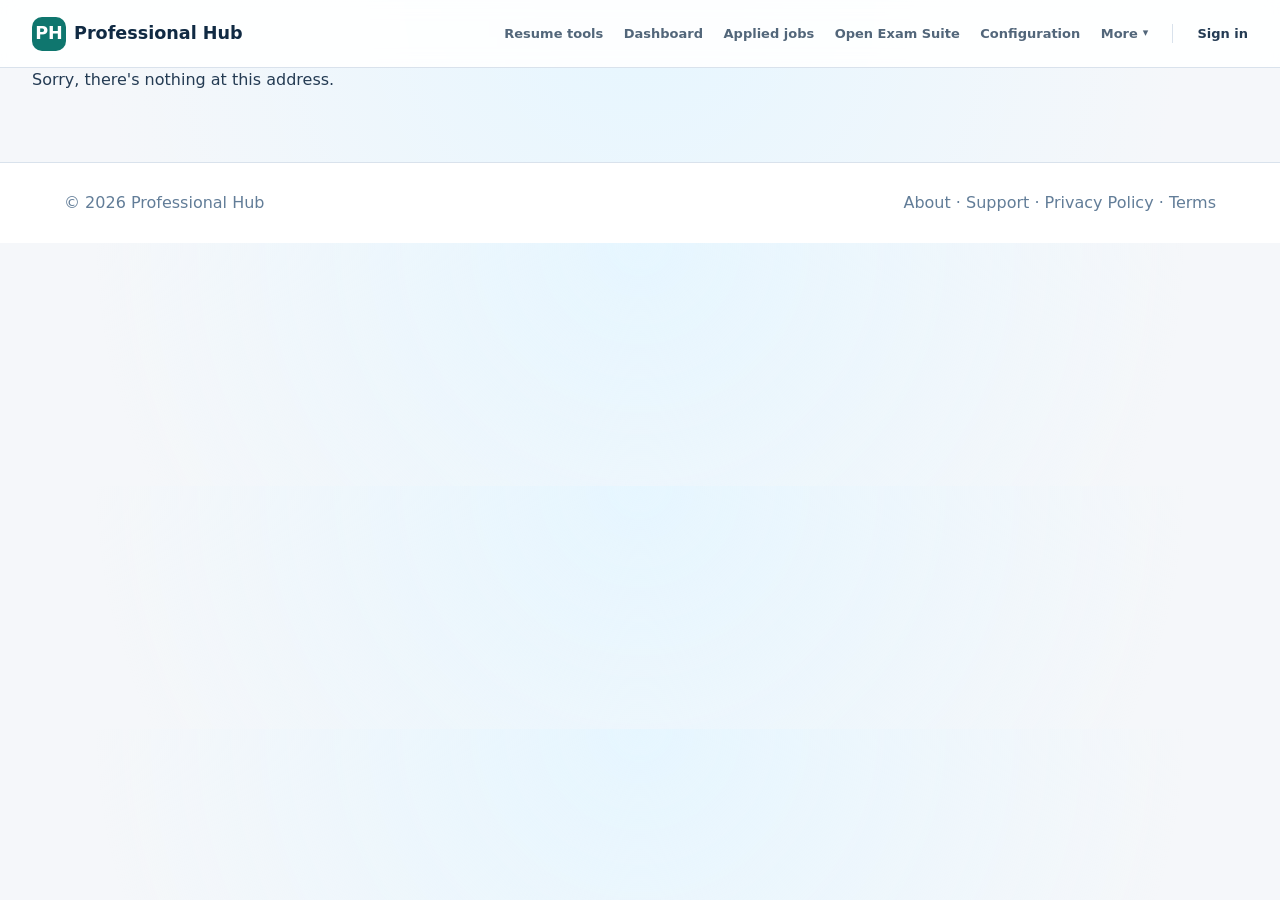
<file: index.html>
<!DOCTYPE html>
<html lang="en">
<head>
    <meta charset="utf-8" />
    <meta name="viewport" content="width=device-width, initial-scale=1.0" />
    <base href="/" />

    <title>ATS Resume Checker and Job Match | Professional Hub</title>
    <meta name="description" content="Check ATS readability, compare a PDF or DOCX resume with a job description, and review evidence-based improvements in your browser." />
    <meta name="theme-color" content="#102a43" />
    <link rel="canonical" href="https://professionalhub.co.in/" />

    <!-- Stylesheets -->
    <link rel="stylesheet" href="https://cdn.jsdelivr.net/npm/bootstrap@5.3.3/dist/css/bootstrap.min.css" integrity="sha384-QWTKZyjpPEjISv5WaRU9OFeRpok6YctnYmDr5pNlyT2bRjXh0JMhjY6hW+ALEwIH" crossorigin="anonymous" />
    <link rel="stylesheet" href="css/app.css" />
    <link rel="stylesheet" href="css/openexam.css" />
    <link rel="manifest" href="manifest.webmanifest" />
    <link rel="apple-touch-icon" sizes="512x512" href="icon-512.png" />
</head>
<body>
    <div id="app">
        <!-- Static prerender content for SEO crawlers and ad reviewers -->
        <header class="crawler-header">
            <strong>Professional Hub</strong>
            <nav>
                <a href="/">Resume tools</a> &middot;
                <a href="/exams">Open Exam Suite</a> &middot;
                <a href="/resume-guide.html">Resume guide</a> &middot;
                <a href="/resume-format-guide.html">Resume format</a> &middot;
                <a href="/job-description-guide.html">Job descriptions</a> &middot;
                <a href="/support.html">Support</a> &middot;
                <a href="/privacy.html">Privacy Policy</a> &middot;
                <a href="/terms.html">Terms of Service</a> &middot;
                <a href="/cookie-policy.html">Cookie Policy</a> &middot;
                <a href="/disclaimer.html">Disclaimer</a>
            </nav>
        </header>

        <main class="crawler-content">
            <p class="eyebrow">Private resume analysis in your browser</p>
            <h1>Understand how well your resume works for ATS screening and a specific job</h1>
            <p>Professional Hub is a browser-based resume checker for PDF and DOCX files. It provides two different reviews: a general ATS compatibility scan and a job-description match. Resume text is parsed on the user's device. The tool explains the checks it performs instead of presenting the score as a hiring guarantee.</p>

            <h2>What the ATS compatibility scan checks</h2>
            <p>The ATS scan reviews whether common resume information can be extracted, including contact details, recognizable section headings, dates, readable text, measurable achievements, action-oriented language, repetition, sentence clarity, and skill coverage. It also reports document observations such as estimated page count, file size, font sizing, and bold usage.</p>
            <p>An ATS score is a diagnostic estimate, not a certification. Applicant tracking systems differ between employers. A high score cannot guarantee that a resume will be parsed identically by every employer or that the applicant will receive an interview.</p>

            <h2>What job matching means</h2>
            <p>Job matching compares the resume with a job description selected by the user. The browser identifies role-relevant phrases, shows supported terms, and highlights possible gaps. Common boilerplate and ordinary words should not be treated as skills. Users must only add a suggested term when it truthfully describes their experience.</p>

            <p>The matching percentage measures coverage under this tool's published rules. It is not an employer's score, and Professional Hub is not affiliated with the employers or job platforms whose public listings may be displayed.</p>

            <h2>Safe resume improvement</h2>
            <p>The correction workflow is designed to preserve facts. It must not invent employers, qualifications, skills, dates, achievements, or metrics. Suggestions that lack supporting evidence require review. Formatting changes should preserve headings and important visual hierarchy, while optional compaction should avoid silently deleting complete sections.</p>

            <h2>Privacy and Security</h2>
            <p>Uploaded resume files are processed locally and are not sent to external servers. If a user asks the app to import a public job URL or search an external job provider, the browser communicates directly with that selected third party.</p>

            <h2>Learn before using a score</h2>
            <p>Read the <a href="/resume-guide.html">resume and job-match guide</a> for score interpretation and safe tailoring examples. The <a href="/resume-format-guide.html">resume format guide</a> and <a href="/job-description-guide.html">job-description guide</a> provide practical preparation advice. You can also read <a href="/about.html">about Professional Hub</a>, the <a href="/terms.html">Terms of Use</a>, <a href="/privacy.html">Privacy Policy</a>, and <a href="/support.html">support information</a>.</p>

            <p>Loading the interactive resume analyzer&hellip;</p>
        </main>
    </div>

    <div id="blazor-error-ui">
        An unexpected error occurred. <a href="." class="reload">Reload</a><span class="dismiss">&times;</span>
    </div>

    <!-- Application Scripts -->
    <script src="js/professionalhub.js"></script>
    <script src="js/secure-store.js"></script>
    <script src="js/configuration.js"></script>
    <script src="js/ats-print.js"></script>
    <script src="_framework/blazor.webassembly.js"></script>
    <script>
        if ('serviceWorker' in navigator) {
            const isLocalDevelopment = location.hostname === 'localhost' || location.hostname === '127.0.0.1';
            if (isLocalDevelopment) {
                // The development worker intentionally has no offline behavior. Leaving it
                // registered makes Visual Studio's Edge debugger attach a worker target,
                // which can fail during Blazor WASM startup. Remove stale local registrations.
                navigator.serviceWorker.getRegistrations()
                    .then(registrations => Promise.all(registrations.map(registration => registration.unregister())))
                    .catch(() => { });
            } else {
                navigator.serviceWorker.register(new URL('service-worker.js', document.baseURI));
            }
        }
    </script>
</body>
</html>
</file>
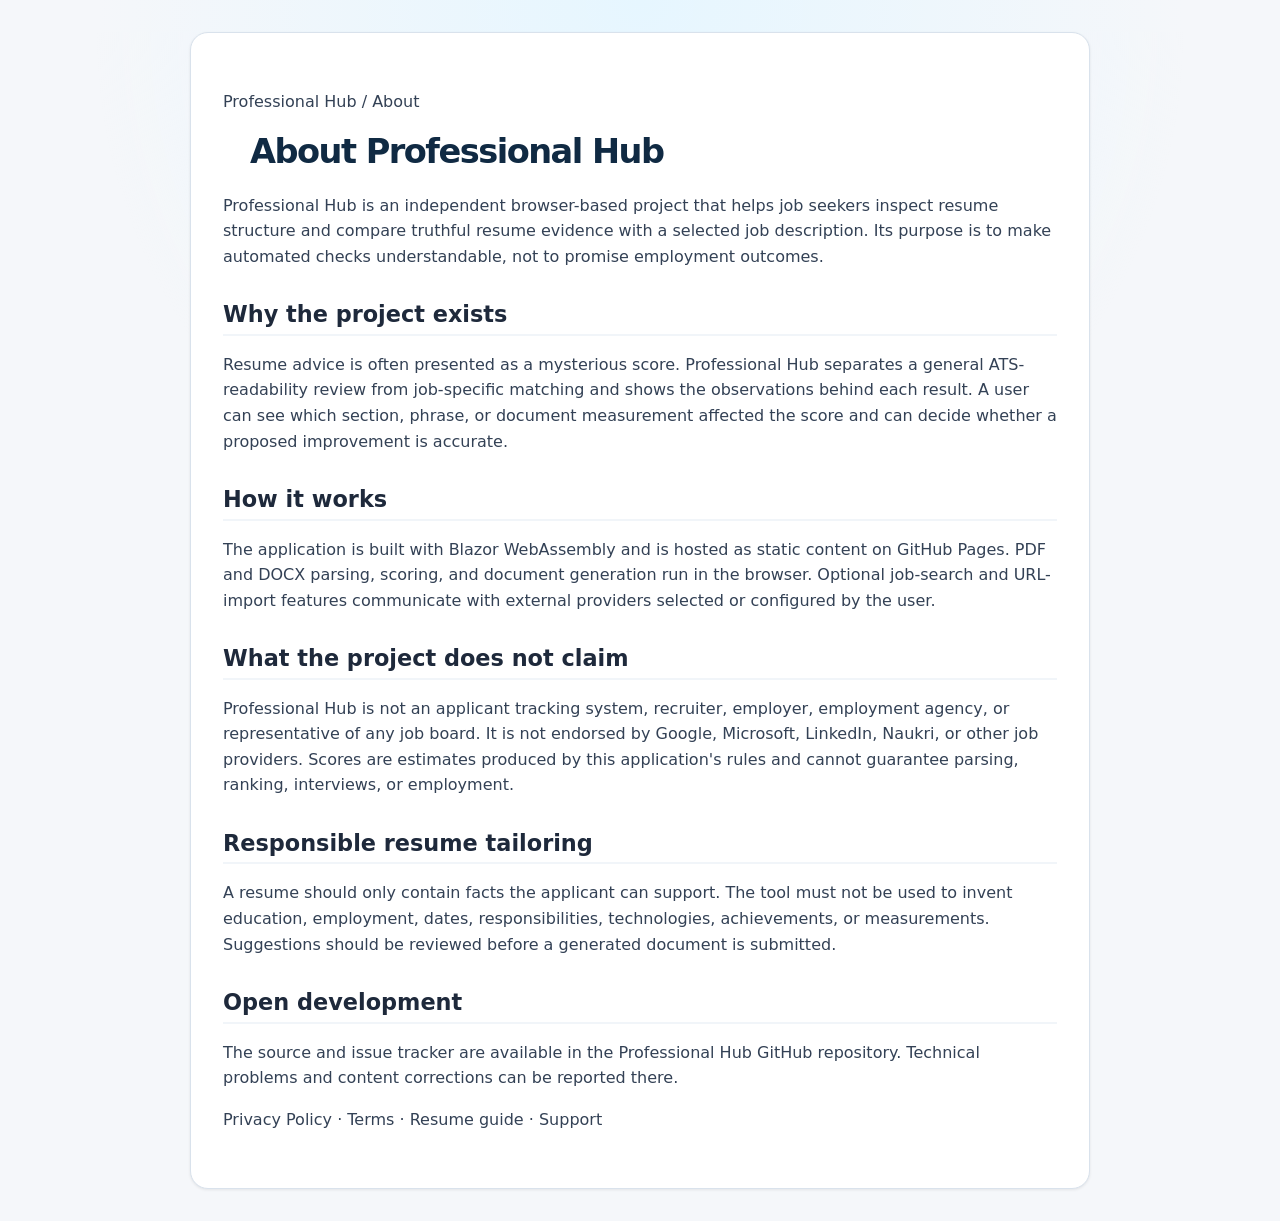
<file: about.html>
<!DOCTYPE html>
<html lang="en">
<head>
    <meta charset="utf-8" />
    <meta name="viewport" content="width=device-width, initial-scale=1" />
    <title>About Professional Hub</title>
    <meta name="description" content="Purpose, operation, independence, and limitations of the Professional Hub resume tools." />
    <link rel="canonical" href="https://professionalhub.co.in/about.html" />
    <link rel="stylesheet" href="css/app.css" />

</head>
<body>
    <main class="crawler-content legal-content">
        <p><a href="/">Professional Hub</a> / About</p>
        <h1>About Professional Hub</h1>
        <p>Professional Hub is an independent browser-based project that helps job seekers inspect resume structure and compare truthful resume evidence with a selected job description. Its purpose is to make automated checks understandable, not to promise employment outcomes.</p>

        <h2>Why the project exists</h2>
        <p>Resume advice is often presented as a mysterious score. Professional Hub separates a general ATS-readability review from job-specific matching and shows the observations behind each result. A user can see which section, phrase, or document measurement affected the score and can decide whether a proposed improvement is accurate.</p>

        <h2>How it works</h2>
        <p>The application is built with Blazor WebAssembly and is hosted as static content on GitHub Pages. PDF and DOCX parsing, scoring, and document generation run in the browser. Optional job-search and URL-import features communicate with external providers selected or configured by the user.</p>

        <h2>What the project does not claim</h2>
        <p>Professional Hub is not an applicant tracking system, recruiter, employer, employment agency, or representative of any job board. It is not endorsed by Google, Microsoft, LinkedIn, Naukri, or other job providers. Scores are estimates produced by this application's rules and cannot guarantee parsing, ranking, interviews, or employment.</p>

        <h2>Responsible resume tailoring</h2>
        <p>A resume should only contain facts the applicant can support. The tool must not be used to invent education, employment, dates, responsibilities, technologies, achievements, or measurements. Suggestions should be reviewed before a generated document is submitted.</p>

        <h2>Open development</h2>
        <p>The source and issue tracker are available in the <a href="https://github.com/nagendrakumarb/ResumeTools" rel="external">Professional Hub GitHub repository</a>. Technical problems and content corrections can be reported there.</p>

        <p>
            <a href="/privacy.html">Privacy Policy</a> &middot;
            <a href="/terms.html">Terms</a> &middot;
            <a href="/resume-guide.html">Resume guide</a> &middot;
            <a href="/support.html">Support</a>
        </p>
    </main>
</body>
</html>
</file>
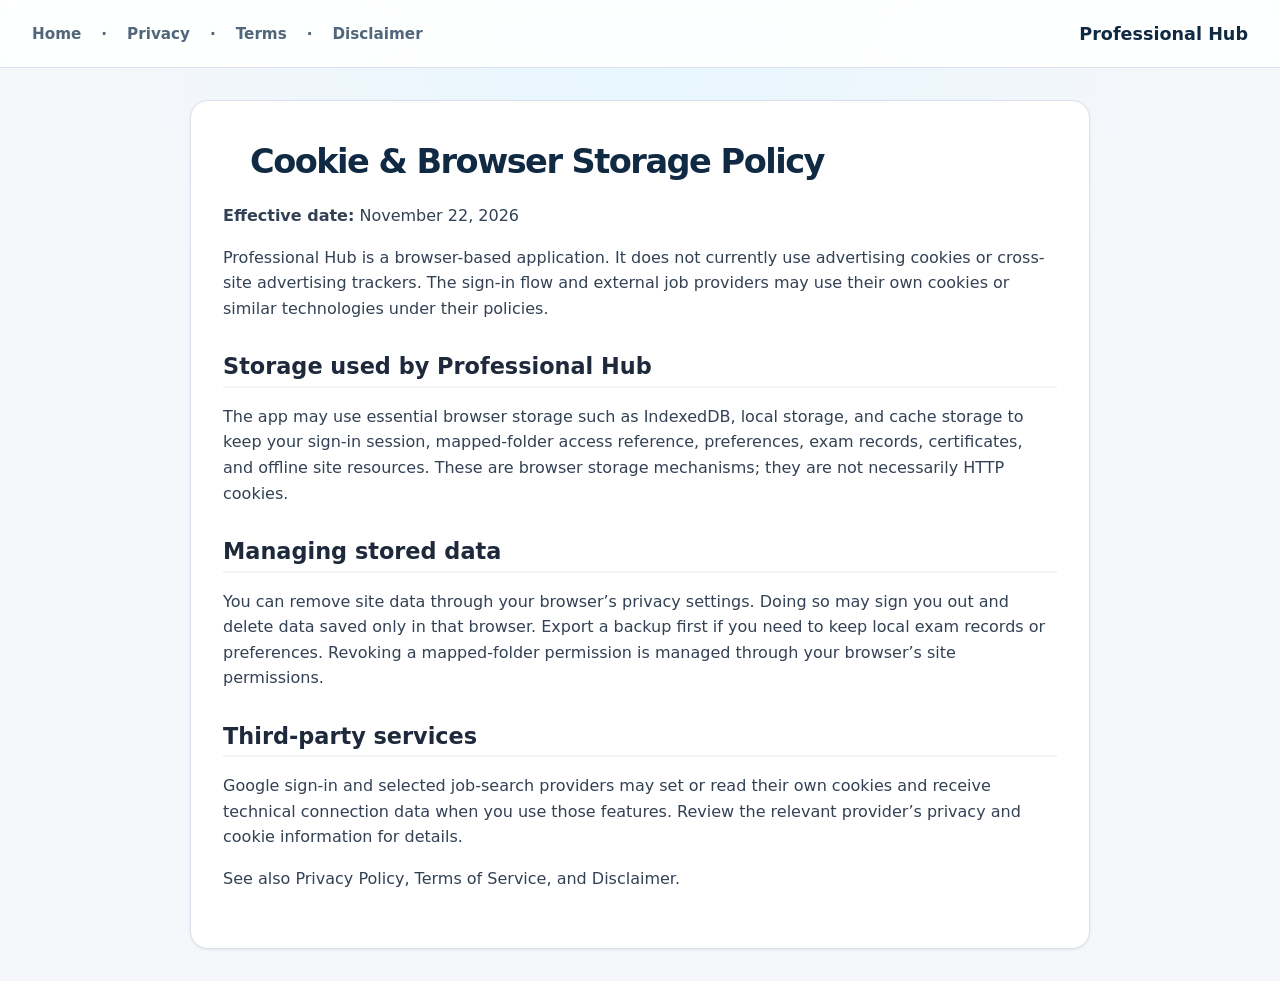
<file: cookie-policy.html>
<!doctype html>
<html lang="en"><head><meta charset="utf-8"><meta name="viewport" content="width=device-width,initial-scale=1"><title>Cookie Policy | Professional Hub</title><meta name="description" content="How Professional Hub uses browser storage and cookies."><link rel="stylesheet" href="css/app.css"></head>
<body><header class="site-header"><a class="brand" href="/">Professional Hub</a><nav><a href="/">Home</a> · <a href="/privacy.html">Privacy</a> · <a href="/terms.html">Terms</a> · <a href="/disclaimer.html">Disclaimer</a></nav></header>
<main class="crawler-content legal-content"><h1>Cookie & Browser Storage Policy</h1><p><strong>Effective date:</strong> November 22, 2026</p>
<p>Professional Hub is a browser-based application. It does not currently use advertising cookies or cross-site advertising trackers. The sign-in flow and external job providers may use their own cookies or similar technologies under their policies.</p>
<h2>Storage used by Professional Hub</h2><p>The app may use essential browser storage such as IndexedDB, local storage, and cache storage to keep your sign-in session, mapped-folder access reference, preferences, exam records, certificates, and offline site resources. These are browser storage mechanisms; they are not necessarily HTTP cookies.</p>
<h2>Managing stored data</h2><p>You can remove site data through your browser’s privacy settings. Doing so may sign you out and delete data saved only in that browser. Export a backup first if you need to keep local exam records or preferences. Revoking a mapped-folder permission is managed through your browser’s site permissions.</p>
<h2>Third-party services</h2><p>Google sign-in and selected job-search providers may set or read their own cookies and receive technical connection data when you use those features. Review the relevant provider’s privacy and cookie information for details.</p>
<p>See also <a href="/privacy.html">Privacy Policy</a>, <a href="/terms.html">Terms of Service</a>, and <a href="/disclaimer.html">Disclaimer</a>.</p></main></body></html>
</file>
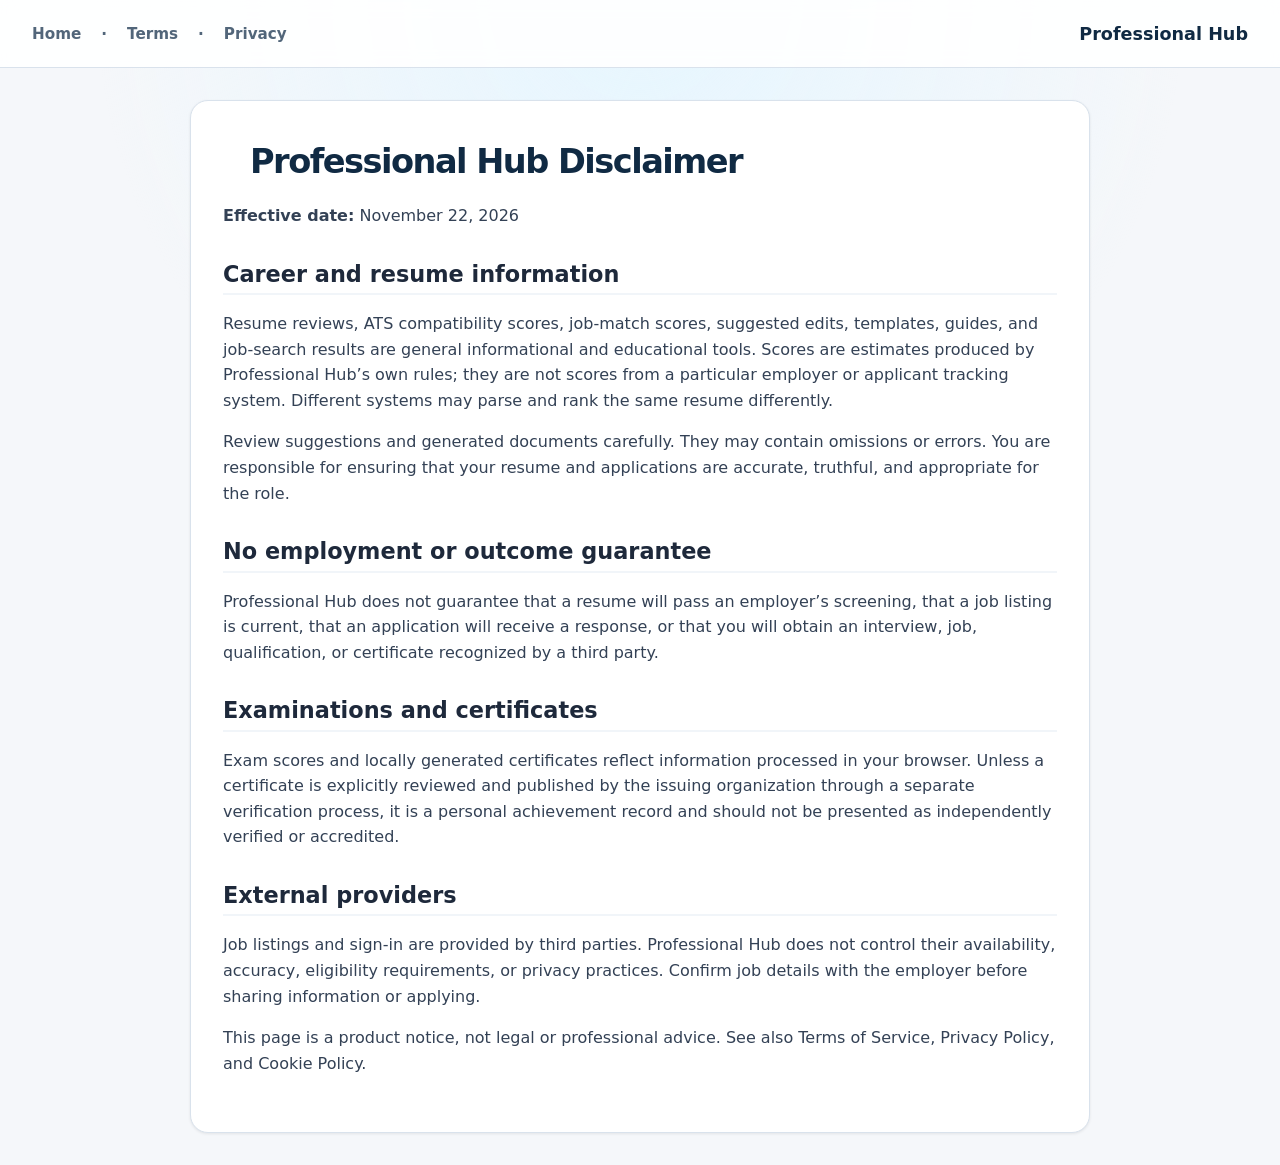
<file: disclaimer.html>
<!doctype html>
<html lang="en"><head><meta charset="utf-8"><meta name="viewport" content="width=device-width,initial-scale=1"><title>Disclaimer | Professional Hub</title><meta name="description" content="Limitations of Professional Hub career, resume, job-search, and examination tools."><link rel="stylesheet" href="css/app.css"></head>
<body><header class="site-header"><a class="brand" href="/">Professional Hub</a><nav><a href="/">Home</a> · <a href="/terms.html">Terms</a> · <a href="/privacy.html">Privacy</a></nav></header>
<main class="crawler-content legal-content"><h1>Professional Hub Disclaimer</h1><p><strong>Effective date:</strong> November 22, 2026</p>
<h2>Career and resume information</h2><p>Resume reviews, ATS compatibility scores, job-match scores, suggested edits, templates, guides, and job-search results are general informational and educational tools. Scores are estimates produced by Professional Hub’s own rules; they are not scores from a particular employer or applicant tracking system. Different systems may parse and rank the same resume differently.</p>
<p>Review suggestions and generated documents carefully. They may contain omissions or errors. You are responsible for ensuring that your resume and applications are accurate, truthful, and appropriate for the role.</p>
<h2>No employment or outcome guarantee</h2><p>Professional Hub does not guarantee that a resume will pass an employer’s screening, that a job listing is current, that an application will receive a response, or that you will obtain an interview, job, qualification, or certificate recognized by a third party.</p>
<h2>Examinations and certificates</h2><p>Exam scores and locally generated certificates reflect information processed in your browser. Unless a certificate is explicitly reviewed and published by the issuing organization through a separate verification process, it is a personal achievement record and should not be presented as independently verified or accredited.</p>
<h2>External providers</h2><p>Job listings and sign-in are provided by third parties. Professional Hub does not control their availability, accuracy, eligibility requirements, or privacy practices. Confirm job details with the employer before sharing information or applying.</p>
<p>This page is a product notice, not legal or professional advice. See also <a href="/terms.html">Terms of Service</a>, <a href="/privacy.html">Privacy Policy</a>, and <a href="/cookie-policy.html">Cookie Policy</a>.</p></main></body></html>
</file>
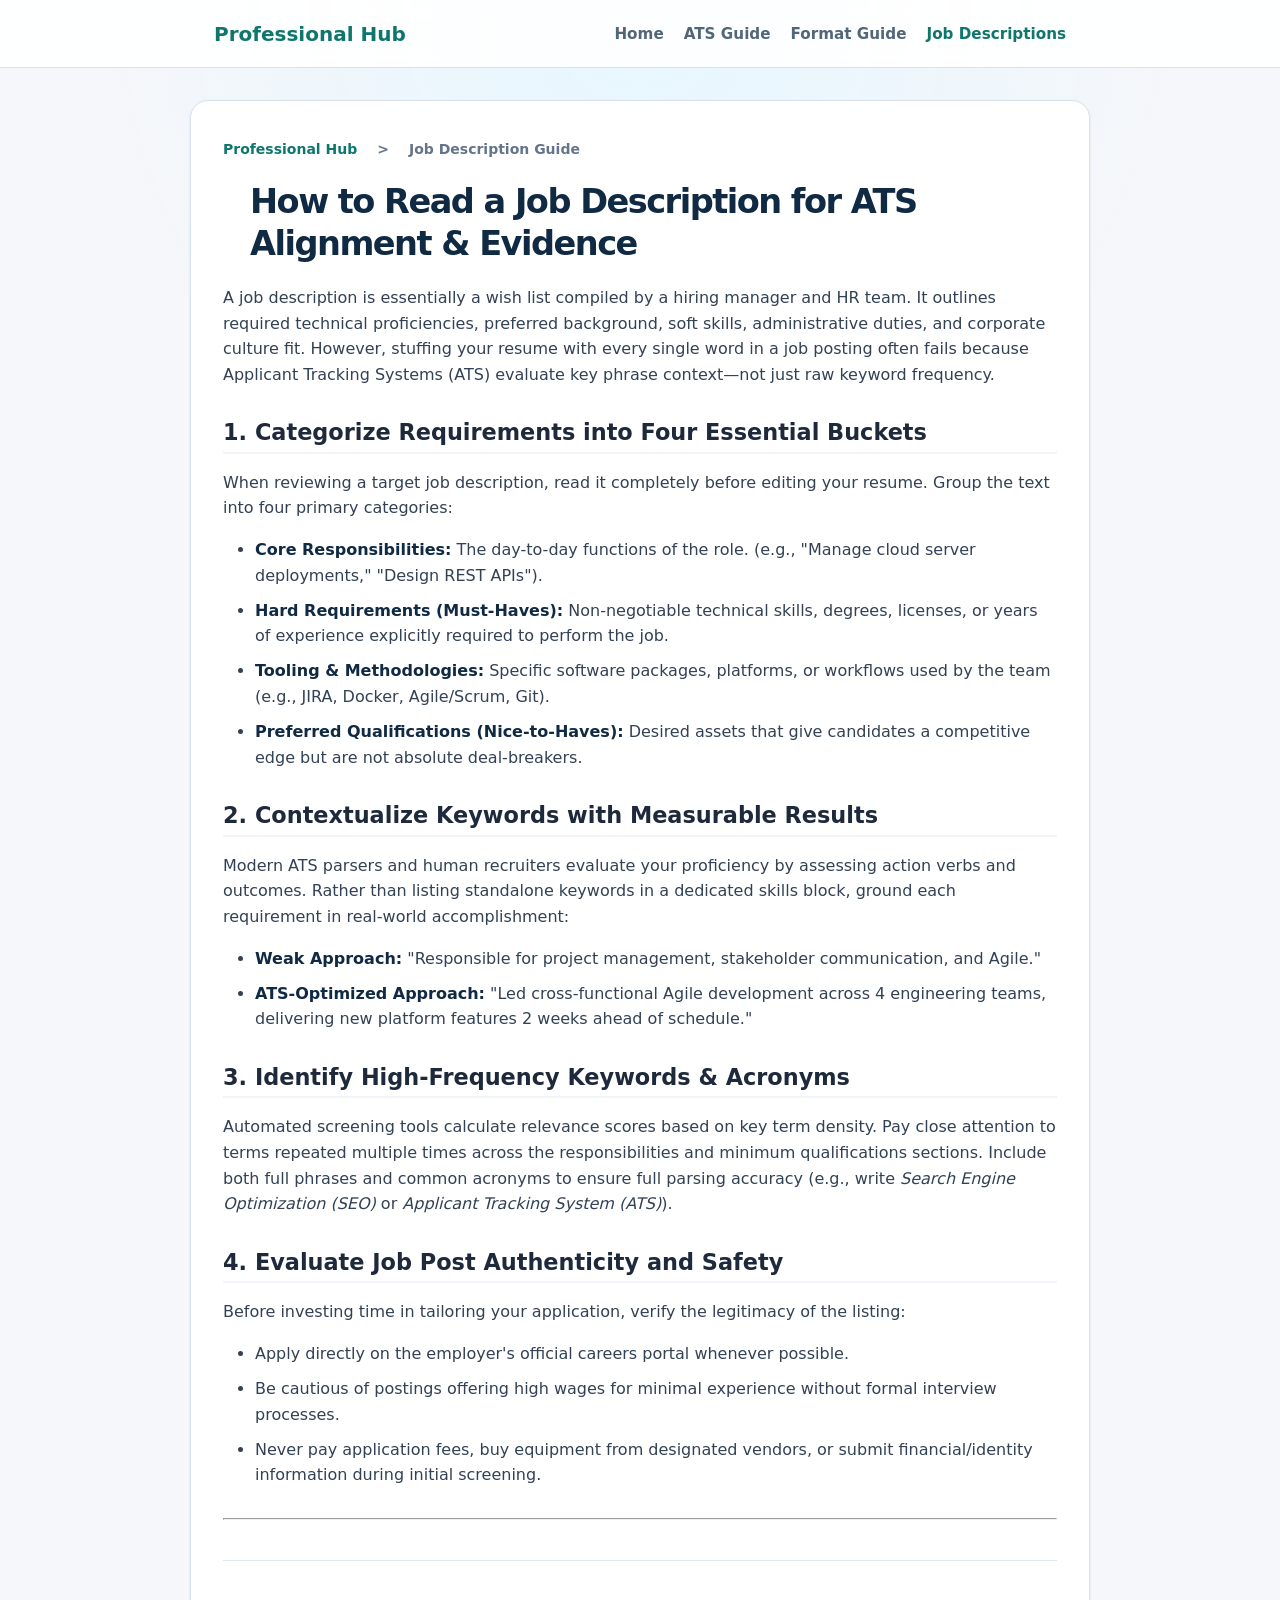
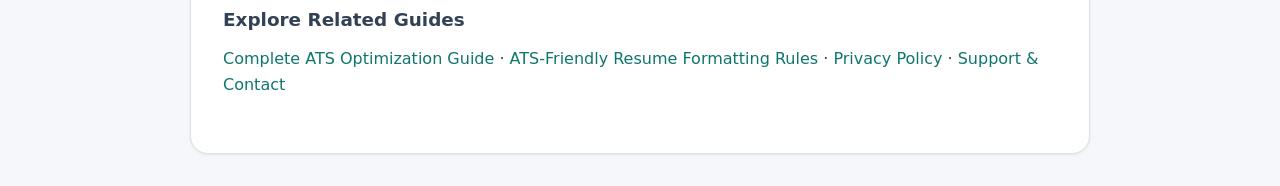
<file: job-description-guide.html>
<!DOCTYPE html>
<html lang="en">
<head>
    <meta charset="utf-8" />
    <meta name="viewport" content="width=device-width, initial-scale=1" />
    <title>How to Read & Deconstruct a Job Description for ATS | Professional Hub</title>
    <meta name="description" content="Master job description analysis. Learn how to extract core technical skills, separate essential duties from preferred qualifications, and align your resume with ATS algorithms." />
    <link rel="canonical" href="https://professionalhub.co.in/job-description-guide.html" />
    <link rel="stylesheet" href="css/app.css" />

</head>
<body>
    <header class="site-header">
        <nav class="nav-container">
            <a href="/" class="brand-logo">Professional Hub</a>
            <div class="nav-links">
                <a href="/">Home</a>
                <a href="/resume-guide.html">ATS Guide</a>
                <a href="/resume-format-guide.html">Format Guide</a>
                <a href="/job-description-guide.html" class="active">Job Descriptions</a>
            </div>
        </nav>
    </header>

    <main class="crawler-content legal-content">
        <nav class="breadcrumb" aria-label="Breadcrumb">
            <a href="/">Professional Hub</a> &gt; <span>Job Description Guide</span>
        </nav>

        <h1>How to Read a Job Description for ATS Alignment & Evidence</h1>
        <p>A job description is essentially a wish list compiled by a hiring manager and HR team. It outlines required technical proficiencies, preferred background, soft skills, administrative duties, and corporate culture fit. However, stuffing your resume with every single word in a job posting often fails because Applicant Tracking Systems (ATS) evaluate key phrase context—not just raw keyword frequency.</p>

        <!-- In-Article Ad Placement -->
        <div class="ad-container" style="text-align: center; margin: 20px 0;">
        </div>

        <h2>1. Categorize Requirements into Four Essential Buckets</h2>
        <p>When reviewing a target job description, read it completely before editing your resume. Group the text into four primary categories:</p>
        <ul>
            <li><strong>Core Responsibilities:</strong> The day-to-day functions of the role. (e.g., "Manage cloud server deployments," "Design REST APIs").</li>
            <li><strong>Hard Requirements (Must-Haves):</strong> Non-negotiable technical skills, degrees, licenses, or years of experience explicitly required to perform the job.</li>
            <li><strong>Tooling & Methodologies:</strong> Specific software packages, platforms, or workflows used by the team (e.g., JIRA, Docker, Agile/Scrum, Git).</li>
            <li><strong>Preferred Qualifications (Nice-to-Haves):</strong> Desired assets that give candidates a competitive edge but are not absolute deal-breakers.</li>
        </ul>

        <h2>2. Contextualize Keywords with Measurable Results</h2>
        <p>Modern ATS parsers and human recruiters evaluate your proficiency by assessing action verbs and outcomes. Rather than listing standalone keywords in a dedicated skills block, ground each requirement in real-world accomplishment:</p>
        <ul>
            <li><strong>Weak Approach:</strong> "Responsible for project management, stakeholder communication, and Agile."</li>
            <li><strong>ATS-Optimized Approach:</strong> "Led cross-functional Agile development across 4 engineering teams, delivering new platform features 2 weeks ahead of schedule."</li>
        </ul>

        <h2>3. Identify High-Frequency Keywords & Acronyms</h2>
        <p>Automated screening tools calculate relevance scores based on key term density. Pay close attention to terms repeated multiple times across the responsibilities and minimum qualifications sections. Include both full phrases and common acronyms to ensure full parsing accuracy (e.g., write <em>Search Engine Optimization (SEO)</em> or <em>Applicant Tracking System (ATS)</em>).</p>

        <h2>4. Evaluate Job Post Authenticity and Safety</h2>
        <p>Before investing time in tailoring your application, verify the legitimacy of the listing:</p>
        <ul>
            <li>Apply directly on the employer's official careers portal whenever possible.</li>
            <li>Be cautious of postings offering high wages for minimal experience without formal interview processes.</li>
            <li>Never pay application fees, buy equipment from designated vendors, or submit financial/identity information during initial screening.</li>
        </ul>

        <hr style="margin: 30px 0;" />

        <div class="related-resources">
            <h3>Explore Related Guides</h3>
            <p>
                <a href="/resume-guide.html">Complete ATS Optimization Guide</a> &middot;
                <a href="/resume-format-guide.html">ATS-Friendly Resume Formatting Rules</a> &middot;
                <a href="/privacy.html">Privacy Policy</a> &middot;
                <a href="/support.html">Support & Contact</a>
            </p>
        </div>
    </main>
</body>
</html>
</file>
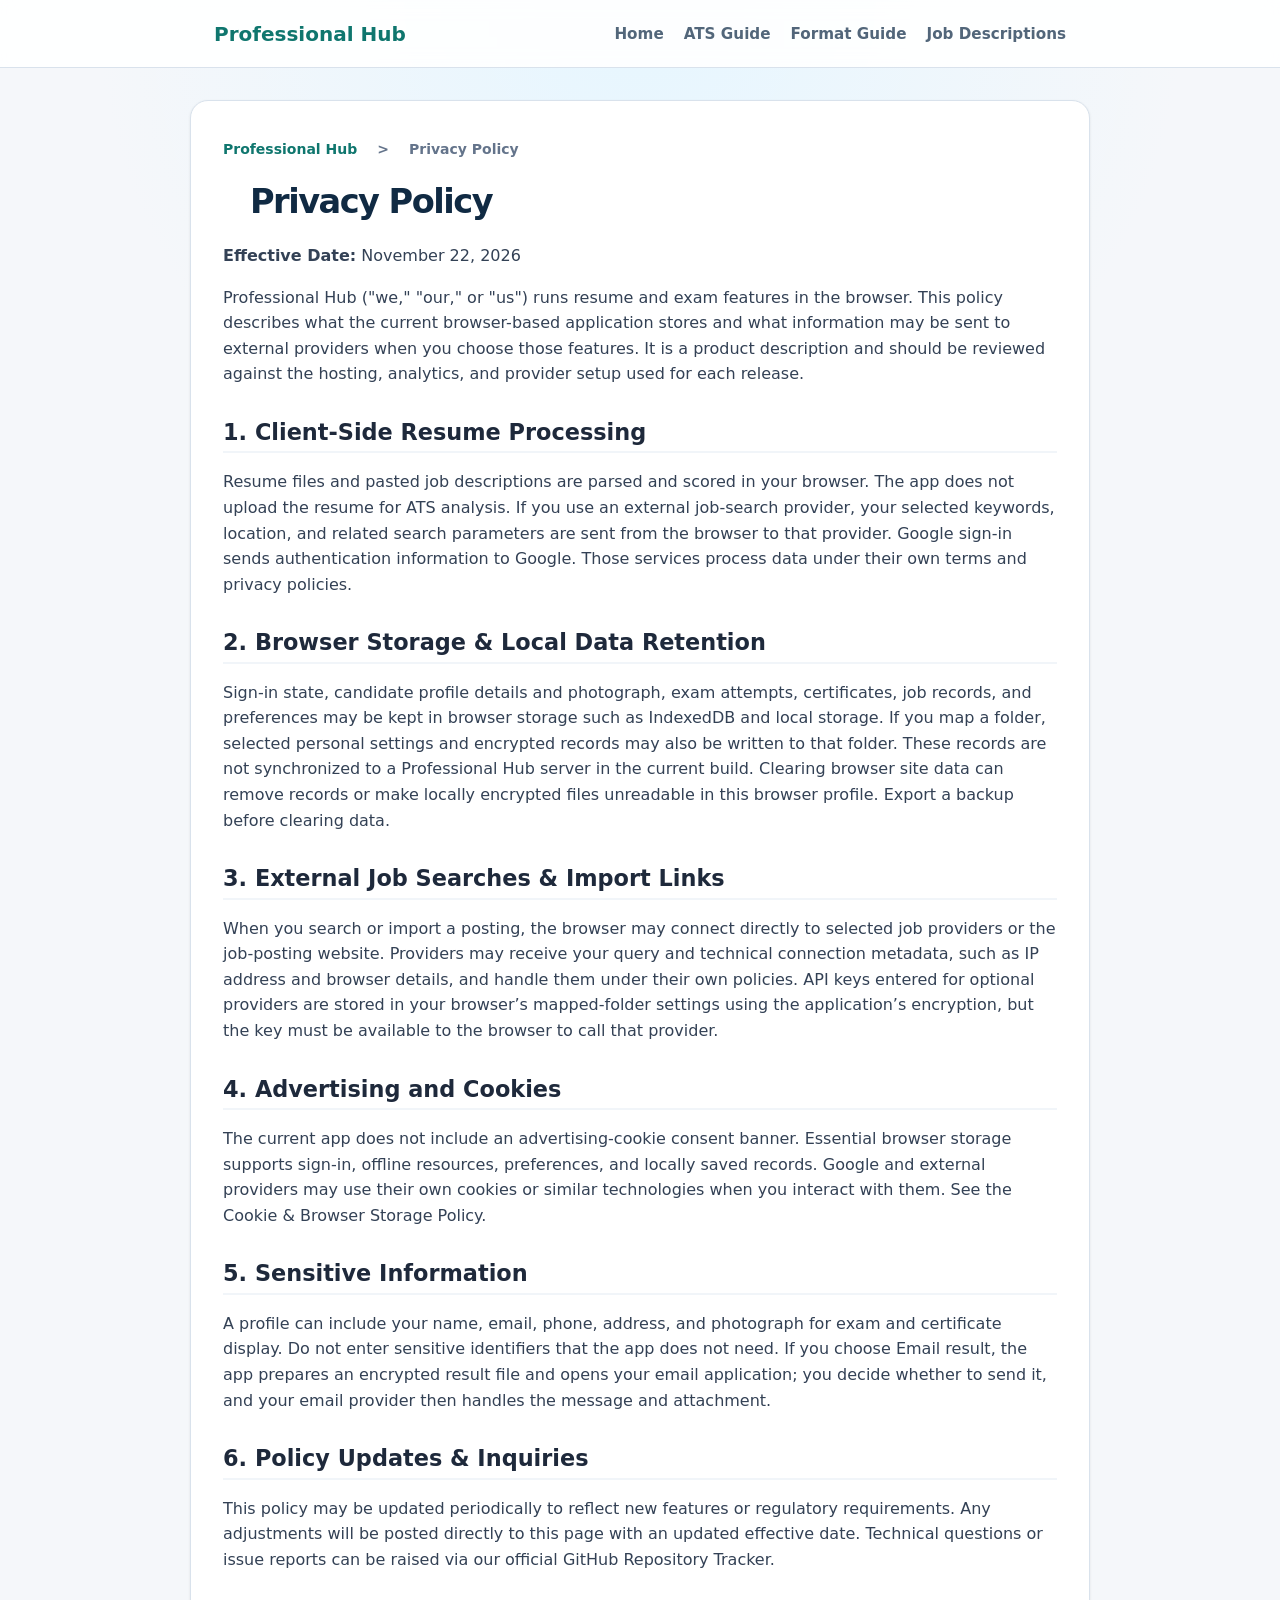
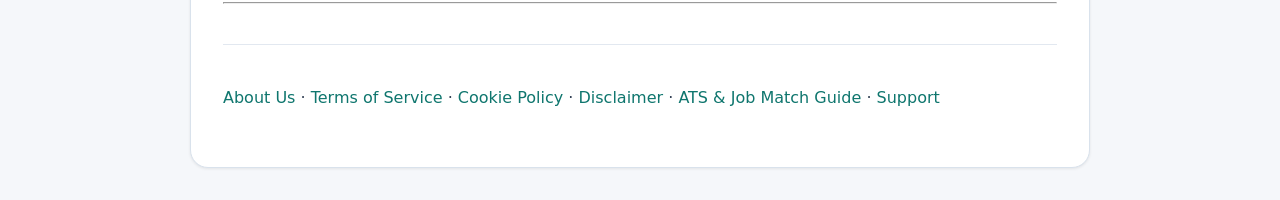
<file: privacy.html>
<!DOCTYPE html>
<html lang="en">
<head>
    <meta charset="utf-8" />
    <meta name="viewport" content="width=device-width, initial-scale=1" />
    <title>Privacy Policy | Professional Hub</title>
    <meta name="description" content="Learn what Professional Hub processes in your browser, what is stored locally, and when sign-in or job-search providers receive requests." />
    <link rel="canonical" href="https://professionalhub.co.in/privacy.html" />
    <link rel="stylesheet" href="css/app.css" />

</head>
<body>
    <header class="site-header">
        <nav class="nav-container">
            <a href="/" class="brand-logo">Professional Hub</a>
            <div class="nav-links">
                <a href="/">Home</a>
                <a href="/resume-guide.html">ATS Guide</a>
                <a href="/resume-format-guide.html">Format Guide</a>
                <a href="/job-description-guide.html">Job Descriptions</a>
            </div>
        </nav>
    </header>

    <main class="crawler-content legal-content">
        <nav class="breadcrumb" aria-label="Breadcrumb">
            <a href="/">Professional Hub</a> &gt; <span>Privacy Policy</span>
        </nav>

        <h1>Privacy Policy</h1>
        <p><strong>Effective Date:</strong> November 22, 2026</p>

        <p>Professional Hub ("we," "our," or "us") runs resume and exam features in the browser. This policy describes what the current browser-based application stores and what information may be sent to external providers when you choose those features. It is a product description and should be reviewed against the hosting, analytics, and provider setup used for each release.</p>

        <h2>1. Client-Side Resume Processing</h2>
        <p>Resume files and pasted job descriptions are parsed and scored in your browser. The app does not upload the resume for ATS analysis. If you use an external job-search provider, your selected keywords, location, and related search parameters are sent from the browser to that provider. Google sign-in sends authentication information to Google. Those services process data under their own terms and privacy policies.</p>

        <h2>2. Browser Storage & Local Data Retention</h2>
        <p>Sign-in state, candidate profile details and photograph, exam attempts, certificates, job records, and preferences may be kept in browser storage such as IndexedDB and local storage. If you map a folder, selected personal settings and encrypted records may also be written to that folder. These records are not synchronized to a Professional Hub server in the current build. Clearing browser site data can remove records or make locally encrypted files unreadable in this browser profile. Export a backup before clearing data.</p>

        <h2>3. External Job Searches & Import Links</h2>
        <p>When you search or import a posting, the browser may connect directly to selected job providers or the job-posting website. Providers may receive your query and technical connection metadata, such as IP address and browser details, and handle them under their own policies. API keys entered for optional providers are stored in your browser’s mapped-folder settings using the application’s encryption, but the key must be available to the browser to call that provider.</p>

        <h2>4. Advertising and Cookies</h2>
        <p>The current app does not include an advertising-cookie consent banner. Essential browser storage supports sign-in, offline resources, preferences, and locally saved records. Google and external providers may use their own cookies or similar technologies when you interact with them. See the <a href="/cookie-policy.html">Cookie & Browser Storage Policy</a>.</p>

        <h2>5. Sensitive Information</h2>
        <p>A profile can include your name, email, phone, address, and photograph for exam and certificate display. Do not enter sensitive identifiers that the app does not need. If you choose Email result, the app prepares an encrypted result file and opens your email application; you decide whether to send it, and your email provider then handles the message and attachment.</p>

        <h2>6. Policy Updates & Inquiries</h2>
        <p>This policy may be updated periodically to reflect new features or regulatory requirements. Any adjustments will be posted directly to this page with an updated effective date. Technical questions or issue reports can be raised via our official <a href="https://github.com/nagendrakumarb/ResumeTools/issues" target="_blank" rel="noopener">GitHub Repository Tracker</a>.</p>

        <hr style="margin: 30px 0;" />

        <div class="related-resources">
            <p>
                <a href="/about.html">About Us</a> &middot;
                <a href="/terms.html">Terms of Service</a> &middot;
                <a href="/cookie-policy.html">Cookie Policy</a> &middot;
                <a href="/disclaimer.html">Disclaimer</a> &middot;
                <a href="/resume-guide.html">ATS & Job Match Guide</a> &middot;
                <a href="/support.html">Support</a>
            </p>
        </div>
    </main>
</body>
</html>
</file>
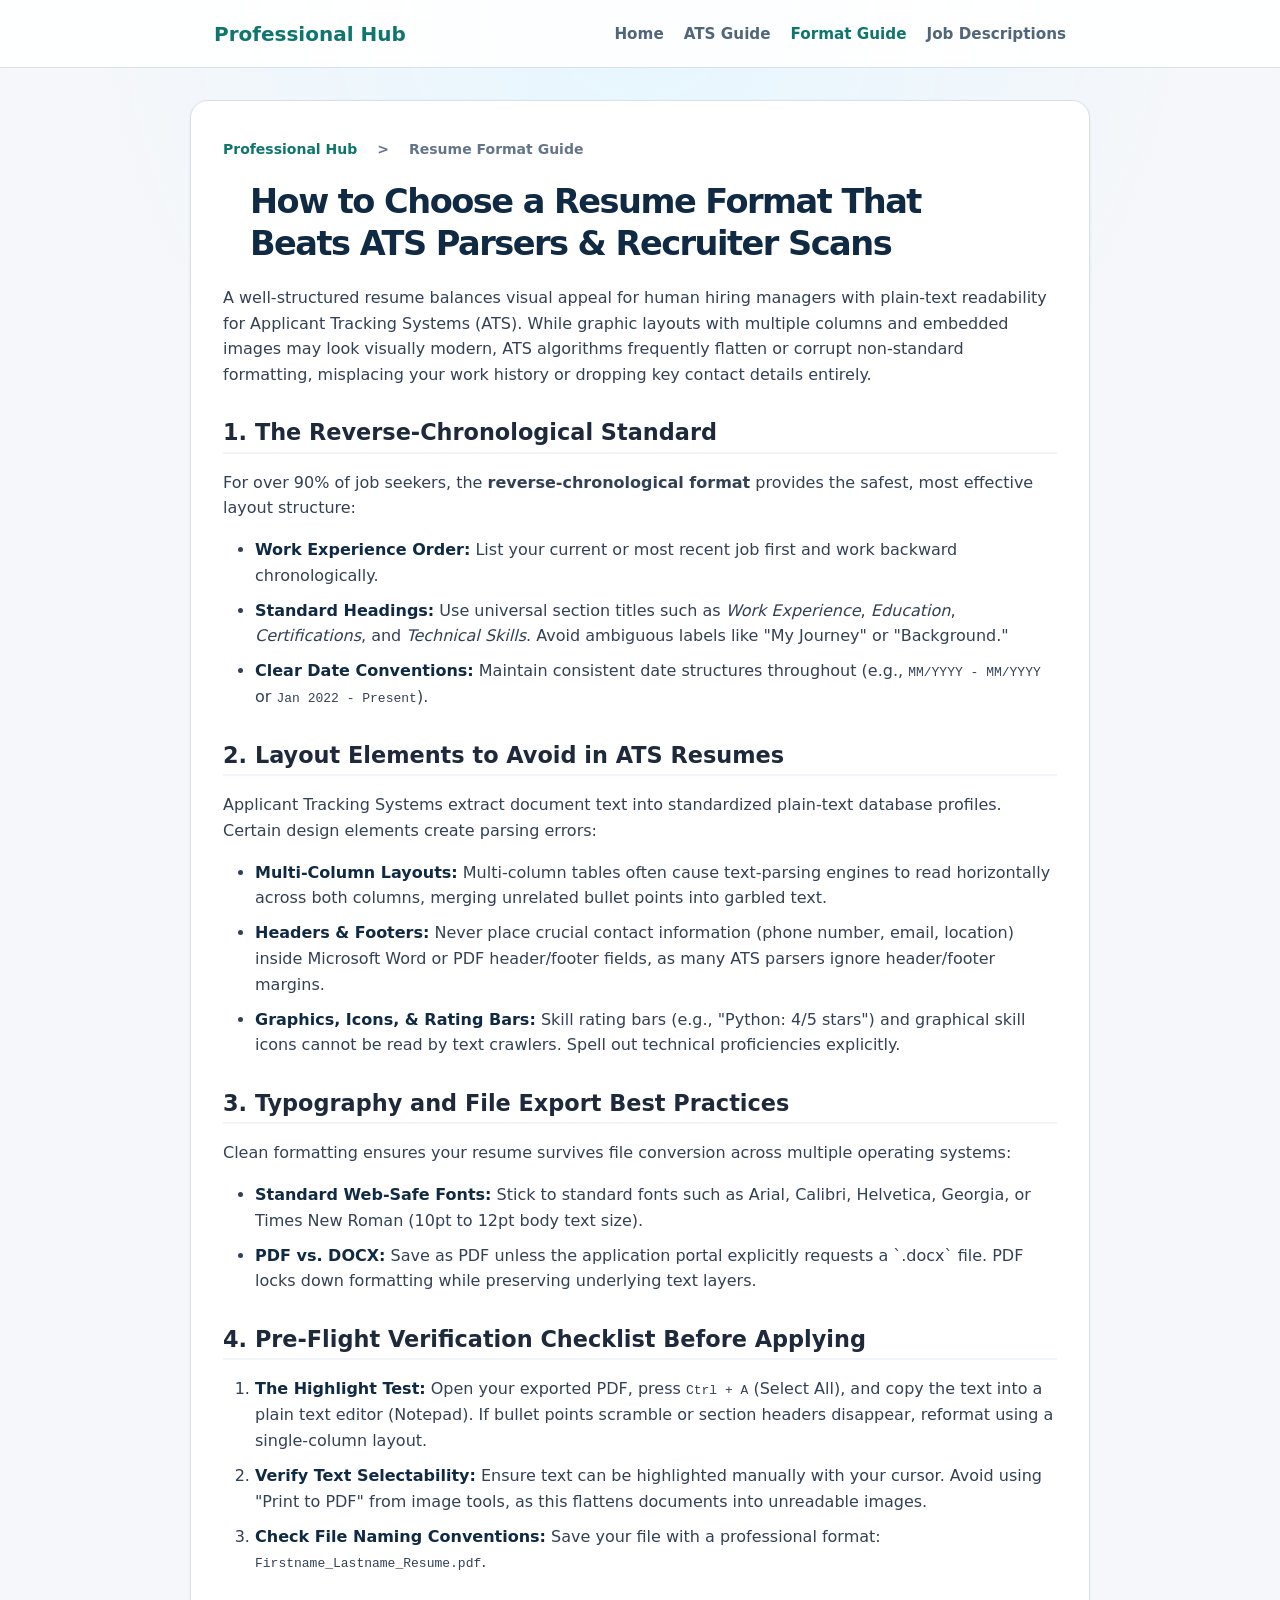
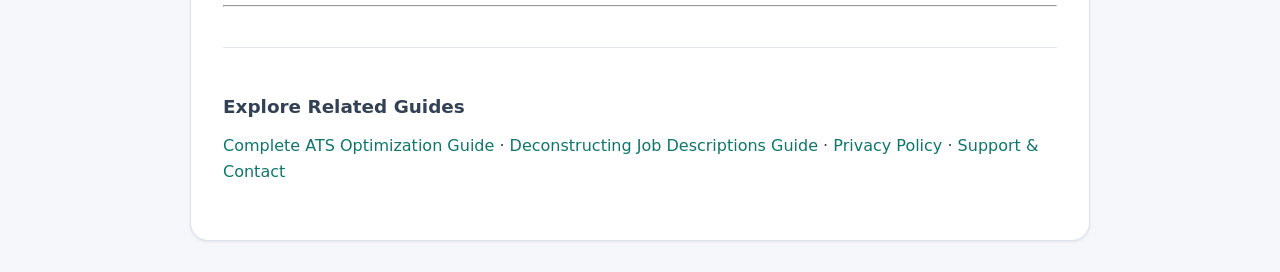
<file: resume-format-guide.html>
<!DOCTYPE html>
<html lang="en">
<head>
    <meta charset="utf-8" />
    <meta name="viewport" content="width=device-width, initial-scale=1" />
    <title>ATS Resume Format Guide: Structuring Applications for Humans & Software | Professional Hub</title>
    <meta name="description" content="Learn how to choose an ATS-friendly resume format. Discover reverse-chronological layouts, typography rules, and pre-submission checks to pass automated screeners." />
    <link rel="canonical" href="https://professionalhub.co.in/resume-format-guide.html" />
    <link rel="stylesheet" href="css/app.css" />

</head>
<body>
    <header class="site-header">
        <nav class="nav-container">
            <a href="/" class="brand-logo">Professional Hub</a>
            <div class="nav-links">
                <a href="/">Home</a>
                <a href="/resume-guide.html">ATS Guide</a>
                <a href="/resume-format-guide.html" class="active">Format Guide</a>
                <a href="/job-description-guide.html">Job Descriptions</a>
            </div>
        </nav>
    </header>

    <main class="crawler-content legal-content">
        <nav class="breadcrumb" aria-label="Breadcrumb">
            <a href="/">Professional Hub</a> &gt; <span>Resume Format Guide</span>
        </nav>

        <h1>How to Choose a Resume Format That Beats ATS Parsers & Recruiter Scans</h1>
        <p>A well-structured resume balances visual appeal for human hiring managers with plain-text readability for Applicant Tracking Systems (ATS). While graphic layouts with multiple columns and embedded images may look visually modern, ATS algorithms frequently flatten or corrupt non-standard formatting, misplacing your work history or dropping key contact details entirely.</p>

        <!-- In-Article Ad Placement -->
        <div class="ad-container" style="text-align: center; margin: 20px 0;">
        </div>

        <h2>1. The Reverse-Chronological Standard</h2>
        <p>For over 90% of job seekers, the <strong>reverse-chronological format</strong> provides the safest, most effective layout structure:</p>
        <ul>
            <li><strong>Work Experience Order:</strong> List your current or most recent job first and work backward chronologically.</li>
            <li><strong>Standard Headings:</strong> Use universal section titles such as <em>Work Experience</em>, <em>Education</em>, <em>Certifications</em>, and <em>Technical Skills</em>. Avoid ambiguous labels like "My Journey" or "Background."</li>
            <li><strong>Clear Date Conventions:</strong> Maintain consistent date structures throughout (e.g., <code>MM/YYYY - MM/YYYY</code> or <code>Jan 2022 - Present</code>).</li>
        </ul>

        <h2>2. Layout Elements to Avoid in ATS Resumes</h2>
        <p>Applicant Tracking Systems extract document text into standardized plain-text database profiles. Certain design elements create parsing errors:</p>
        <ul>
            <li><strong>Multi-Column Layouts:</strong> Multi-column tables often cause text-parsing engines to read horizontally across both columns, merging unrelated bullet points into garbled text.</li>
            <li><strong>Headers & Footers:</strong> Never place crucial contact information (phone number, email, location) inside Microsoft Word or PDF header/footer fields, as many ATS parsers ignore header/footer margins.</li>
            <li><strong>Graphics, Icons, & Rating Bars:</strong> Skill rating bars (e.g., "Python: 4/5 stars") and graphical skill icons cannot be read by text crawlers. Spell out technical proficiencies explicitly.</li>
        </ul>

        <h2>3. Typography and File Export Best Practices</h2>
        <p>Clean formatting ensures your resume survives file conversion across multiple operating systems:</p>
        <ul>
            <li><strong>Standard Web-Safe Fonts:</strong> Stick to standard fonts such as Arial, Calibri, Helvetica, Georgia, or Times New Roman (10pt to 12pt body text size).</li>
            <li><strong>PDF vs. DOCX:</strong> Save as PDF unless the application portal explicitly requests a `.docx` file. PDF locks down formatting while preserving underlying text layers.</li>
        </ul>

        <h2>4. Pre-Flight Verification Checklist Before Applying</h2>
        <ol>
            <li><strong>The Highlight Test:</strong> Open your exported PDF, press <code>Ctrl + A</code> (Select All), and copy the text into a plain text editor (Notepad). If bullet points scramble or section headers disappear, reformat using a single-column layout.</li>
            <li><strong>Verify Text Selectability:</strong> Ensure text can be highlighted manually with your cursor. Avoid using "Print to PDF" from image tools, as this flattens documents into unreadable images.</li>
            <li><strong>Check File Naming Conventions:</strong> Save your file with a professional format: <code>Firstname_Lastname_Resume.pdf</code>.</li>
        </ol>

        <hr style="margin: 30px 0;" />

        <div class="related-resources">
            <h3>Explore Related Guides</h3>
            <p>
                <a href="/resume-guide.html">Complete ATS Optimization Guide</a> &middot;
                <a href="/job-description-guide.html">Deconstructing Job Descriptions Guide</a> &middot;
                <a href="/privacy.html">Privacy Policy</a> &middot;
                <a href="/support.html">Support & Contact</a>
            </p>
        </div>
    </main>
</body>
</html>
</file>
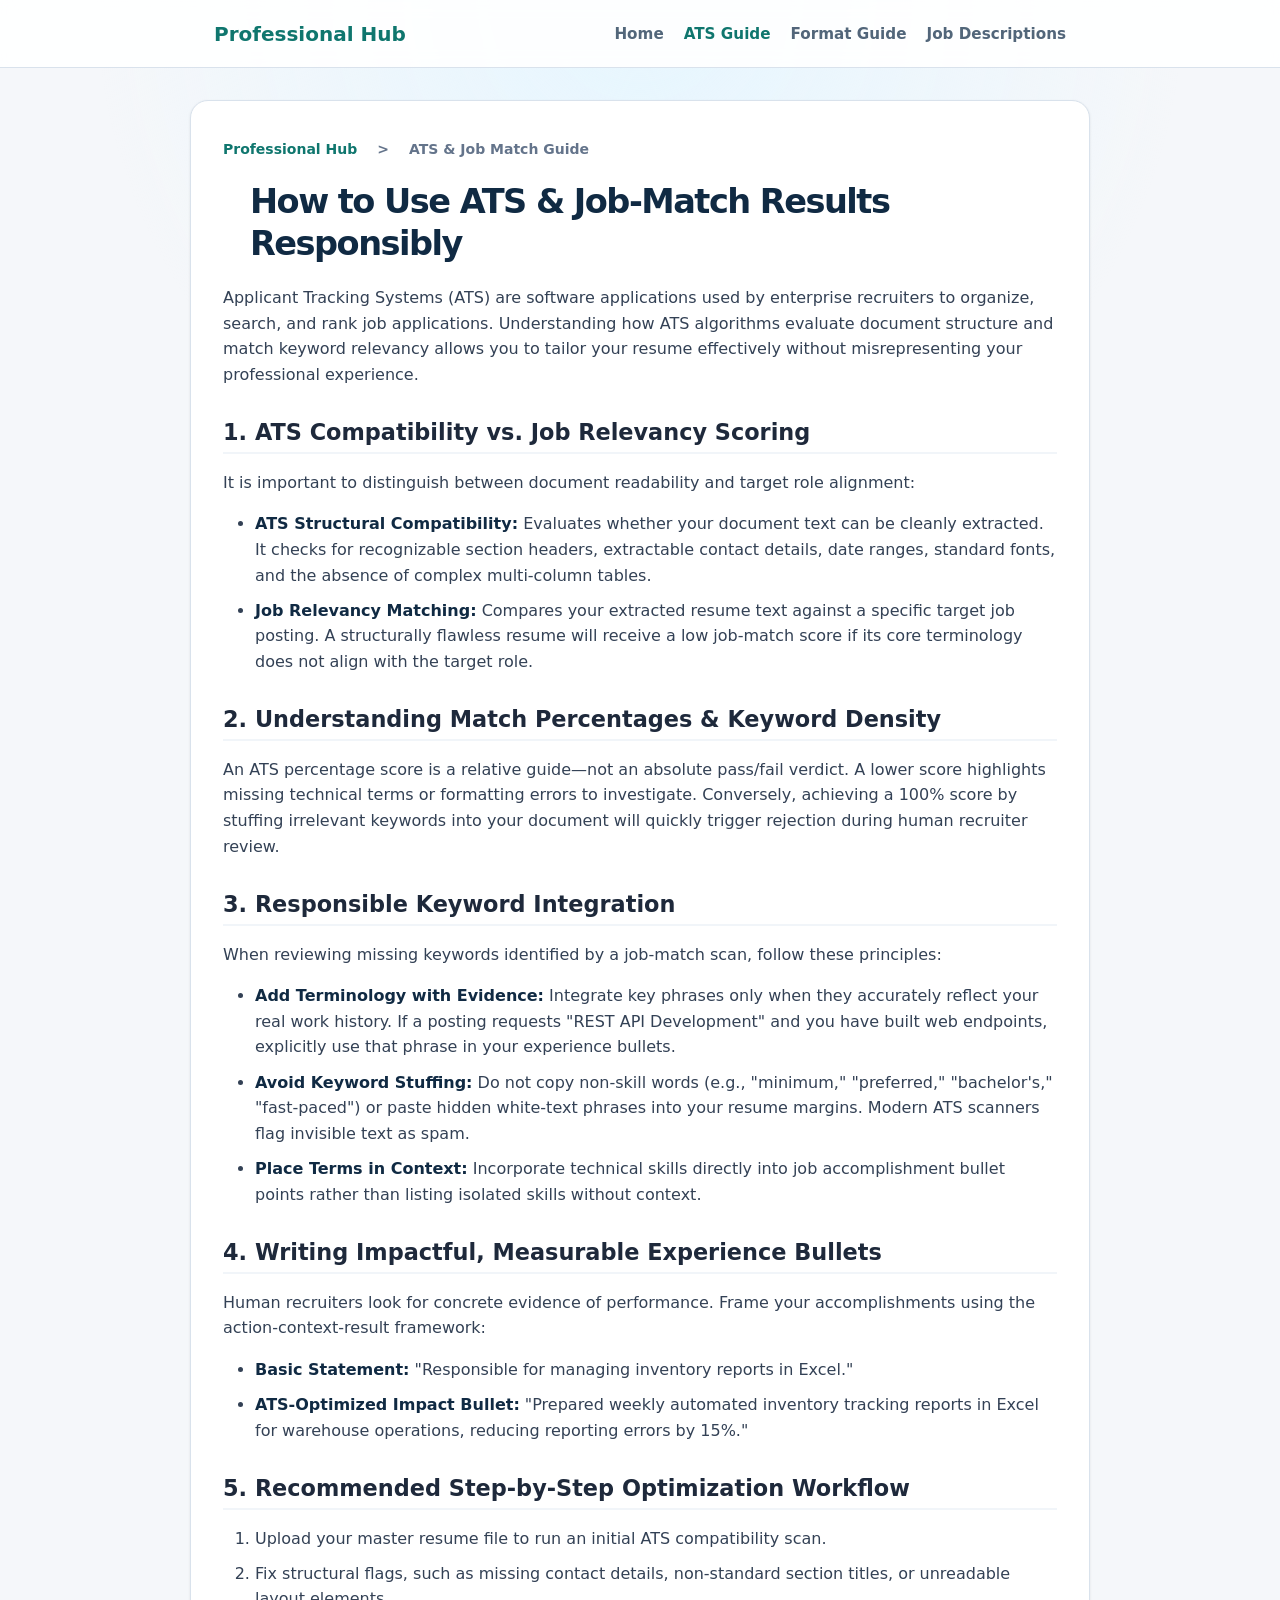
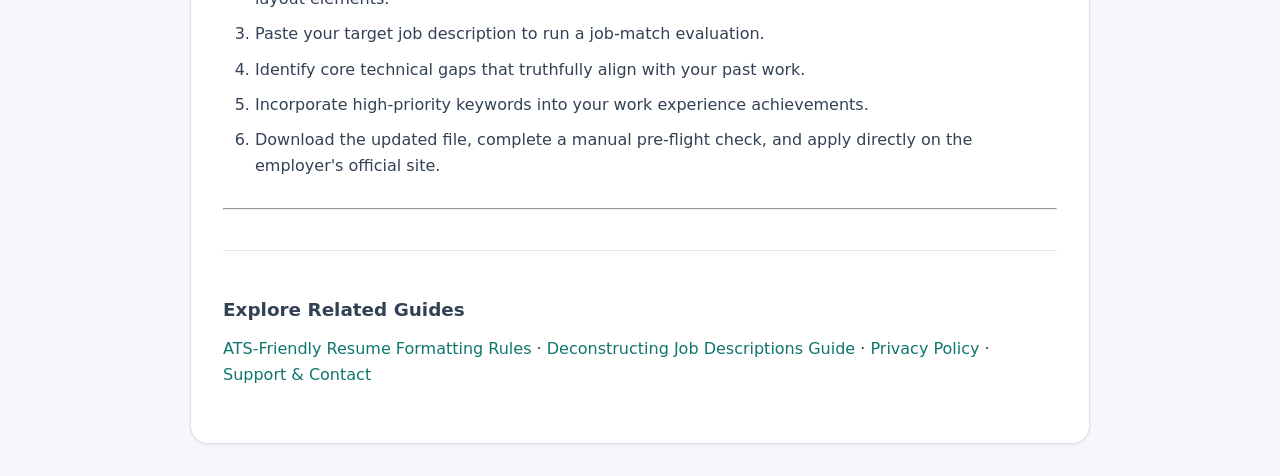
<file: resume-guide.html>
<!DOCTYPE html>
<html lang="en">
<head>
    <meta charset="utf-8" />
    <meta name="viewport" content="width=device-width, initial-scale=1" />
    <title>ATS Resume Checker & Job Match Optimization Guide | Professional Hub</title>
    <meta name="description" content="Learn how to interpret ATS match scores, identify critical missing keywords, write context-rich bullet points, and optimize your resume responsibly." />
    <link rel="canonical" href="https://professionalhub.co.in/resume-guide.html" />
    <link rel="stylesheet" href="css/app.css" />

</head>
<body>
    <header class="site-header">
        <nav class="nav-container">
            <a href="/" class="brand-logo">Professional Hub</a>
            <div class="nav-links">
                <a href="/">Home</a>
                <a href="/resume-guide.html" class="active">ATS Guide</a>
                <a href="/resume-format-guide.html">Format Guide</a>
                <a href="/job-description-guide.html">Job Descriptions</a>
            </div>
        </nav>
    </header>

    <main class="crawler-content legal-content">
        <nav class="breadcrumb" aria-label="Breadcrumb">
            <a href="/">Professional Hub</a> &gt; <span>ATS & Job Match Guide</span>
        </nav>

        <h1>How to Use ATS & Job-Match Results Responsibly</h1>
        <p>Applicant Tracking Systems (ATS) are software applications used by enterprise recruiters to organize, search, and rank job applications. Understanding how ATS algorithms evaluate document structure and match keyword relevancy allows you to tailor your resume effectively without misrepresenting your professional experience.</p>

        <!-- In-Article Ad Placement -->
        <div class="ad-container" style="text-align: center; margin: 20px 0;">
        </div>

        <h2>1. ATS Compatibility vs. Job Relevancy Scoring</h2>
        <p>It is important to distinguish between document readability and target role alignment:</p>
        <ul>
            <li><strong>ATS Structural Compatibility:</strong> Evaluates whether your document text can be cleanly extracted. It checks for recognizable section headers, extractable contact details, date ranges, standard fonts, and the absence of complex multi-column tables.</li>
            <li><strong>Job Relevancy Matching:</strong> Compares your extracted resume text against a specific target job posting. A structurally flawless resume will receive a low job-match score if its core terminology does not align with the target role.</li>
        </ul>

        <h2>2. Understanding Match Percentages & Keyword Density</h2>
        <p>An ATS percentage score is a relative guide—not an absolute pass/fail verdict. A lower score highlights missing technical terms or formatting errors to investigate. Conversely, achieving a 100% score by stuffing irrelevant keywords into your document will quickly trigger rejection during human recruiter review.</p>

        <h2>3. Responsible Keyword Integration</h2>
        <p>When reviewing missing keywords identified by a job-match scan, follow these principles:</p>
        <ul>
            <li><strong>Add Terminology with Evidence:</strong> Integrate key phrases only when they accurately reflect your real work history. If a posting requests "REST API Development" and you have built web endpoints, explicitly use that phrase in your experience bullets.</li>
            <li><strong>Avoid Keyword Stuffing:</strong> Do not copy non-skill words (e.g., "minimum," "preferred," "bachelor's," "fast-paced") or paste hidden white-text phrases into your resume margins. Modern ATS scanners flag invisible text as spam.</li>
            <li><strong>Place Terms in Context:</strong> Incorporate technical skills directly into job accomplishment bullet points rather than listing isolated skills without context.</li>
        </ul>

        <h2>4. Writing Impactful, Measurable Experience Bullets</h2>
        <p>Human recruiters look for concrete evidence of performance. Frame your accomplishments using the action-context-result framework:</p>
        <ul>
            <li><strong>Basic Statement:</strong> "Responsible for managing inventory reports in Excel."</li>
            <li><strong>ATS-Optimized Impact Bullet:</strong> "Prepared weekly automated inventory tracking reports in Excel for warehouse operations, reducing reporting errors by 15%."</li>
        </ul>

        <h2>5. Recommended Step-by-Step Optimization Workflow</h2>
        <ol>
            <li>Upload your master resume file to run an initial ATS compatibility scan.</li>
            <li>Fix structural flags, such as missing contact details, non-standard section titles, or unreadable layout elements.</li>
            <li>Paste your target job description to run a job-match evaluation.</li>
            <li>Identify core technical gaps that truthfully align with your past work.</li>
            <li>Incorporate high-priority keywords into your work experience achievements.</li>
            <li>Download the updated file, complete a manual pre-flight check, and apply directly on the employer's official site.</li>
        </ol>

        <hr style="margin: 30px 0;" />

        <div class="related-resources">
            <h3>Explore Related Guides</h3>
            <p>
                <a href="/resume-format-guide.html">ATS-Friendly Resume Formatting Rules</a> &middot;
                <a href="/job-description-guide.html">Deconstructing Job Descriptions Guide</a> &middot;
                <a href="/privacy.html">Privacy Policy</a> &middot;
                <a href="/support.html">Support & Contact</a>
            </p>
        </div>
    </main>
</body>
</html>
</file>
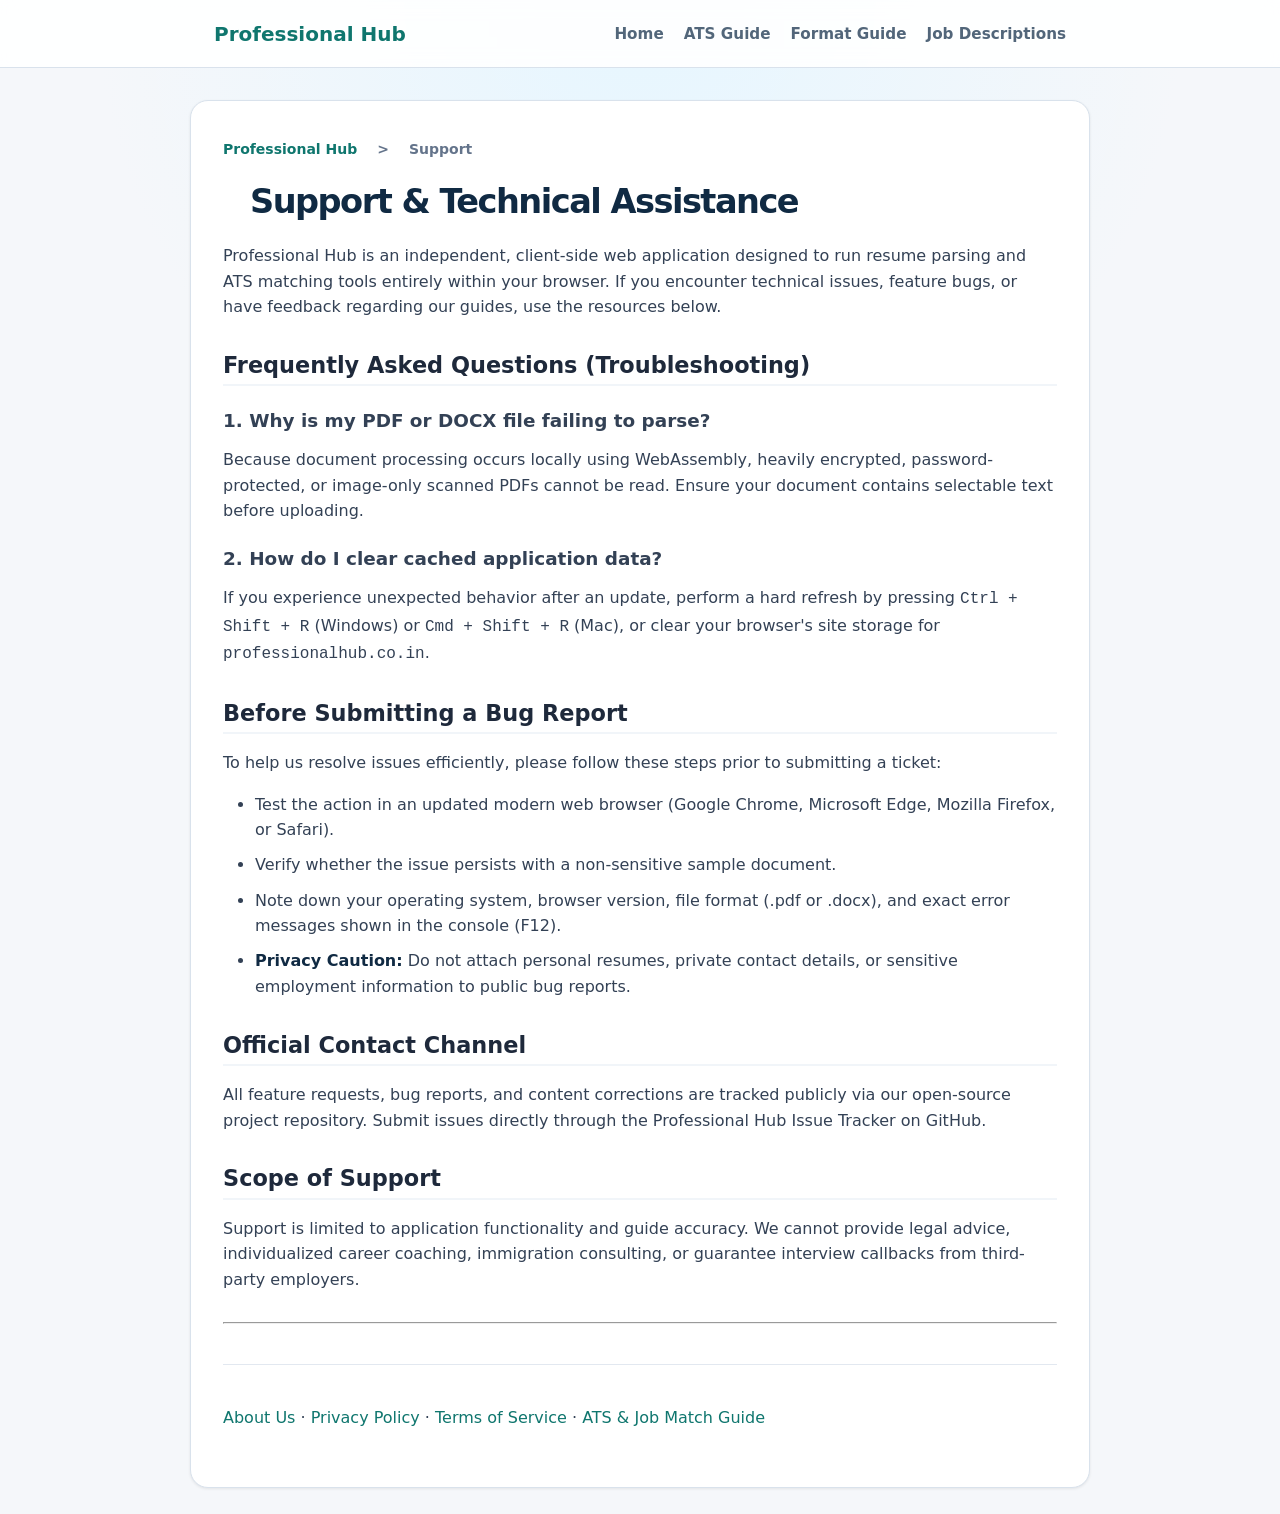
<file: support.html>
<!DOCTYPE html>
<html lang="en">
<head>
    <meta charset="utf-8" />
    <meta name="viewport" content="width=device-width, initial-scale=1" />
    <title>Support & Help Center | Professional Hub</title>
    <meta name="description" content="Get technical support, report issues, and submit feedback for Professional Hub's client-side resume tools and ATS optimization guides." />
    <link rel="canonical" href="https://professionalhub.co.in/support.html" />
    <link rel="stylesheet" href="css/app.css" />

</head>
<body>
    <header class="site-header">
        <nav class="nav-container">
            <a href="/" class="brand-logo">Professional Hub</a>
            <div class="nav-links">
                <a href="/">Home</a>
                <a href="/resume-guide.html">ATS Guide</a>
                <a href="/resume-format-guide.html">Format Guide</a>
                <a href="/job-description-guide.html">Job Descriptions</a>
            </div>
        </nav>
    </header>

    <main class="crawler-content legal-content">
        <nav class="breadcrumb" aria-label="Breadcrumb">
            <a href="/">Professional Hub</a> &gt; <span>Support</span>
        </nav>

        <h1>Support & Technical Assistance</h1>
        <p>Professional Hub is an independent, client-side web application designed to run resume parsing and ATS matching tools entirely within your browser. If you encounter technical issues, feature bugs, or have feedback regarding our guides, use the resources below.</p>

        <!-- In-Article Ad Placement -->
        <div class="ad-container" style="text-align: center; margin: 20px 0;">
        </div>

        <h2>Frequently Asked Questions (Troubleshooting)</h2>

        <h3>1. Why is my PDF or DOCX file failing to parse?</h3>
        <p>Because document processing occurs locally using WebAssembly, heavily encrypted, password-protected, or image-only scanned PDFs cannot be read. Ensure your document contains selectable text before uploading.</p>

        <h3>2. How do I clear cached application data?</h3>
        <p>If you experience unexpected behavior after an update, perform a hard refresh by pressing <code>Ctrl + Shift + R</code> (Windows) or <code>Cmd + Shift + R</code> (Mac), or clear your browser's site storage for <code>professionalhub.co.in</code>.</p>

        <h2>Before Submitting a Bug Report</h2>
        <p>To help us resolve issues efficiently, please follow these steps prior to submitting a ticket:</p>
        <ul>
            <li>Test the action in an updated modern web browser (Google Chrome, Microsoft Edge, Mozilla Firefox, or Safari).</li>
            <li>Verify whether the issue persists with a non-sensitive sample document.</li>
            <li>Note down your operating system, browser version, file format (.pdf or .docx), and exact error messages shown in the console (F12).</li>
            <li><strong>Privacy Caution:</strong> Do not attach personal resumes, private contact details, or sensitive employment information to public bug reports.</li>
        </ul>

        <h2>Official Contact Channel</h2>
        <p>All feature requests, bug reports, and content corrections are tracked publicly via our open-source project repository. Submit issues directly through the <a href="https://github.com/nagendrakumarb/ResumeTools/issues" target="_blank" rel="noopener">Professional Hub Issue Tracker on GitHub</a>.</p>

        <h2>Scope of Support</h2>
        <p>Support is limited to application functionality and guide accuracy. We cannot provide legal advice, individualized career coaching, immigration consulting, or guarantee interview callbacks from third-party employers.</p>

        <hr style="margin: 30px 0;" />

        <div class="related-resources">
            <p>
                <a href="/about.html">About Us</a> &middot;
                <a href="/privacy.html">Privacy Policy</a> &middot;
                <a href="/terms.html">Terms of Service</a> &middot;
                <a href="/resume-guide.html">ATS & Job Match Guide</a>
            </p>
        </div>
    </main>
</body>
</html>
</file>
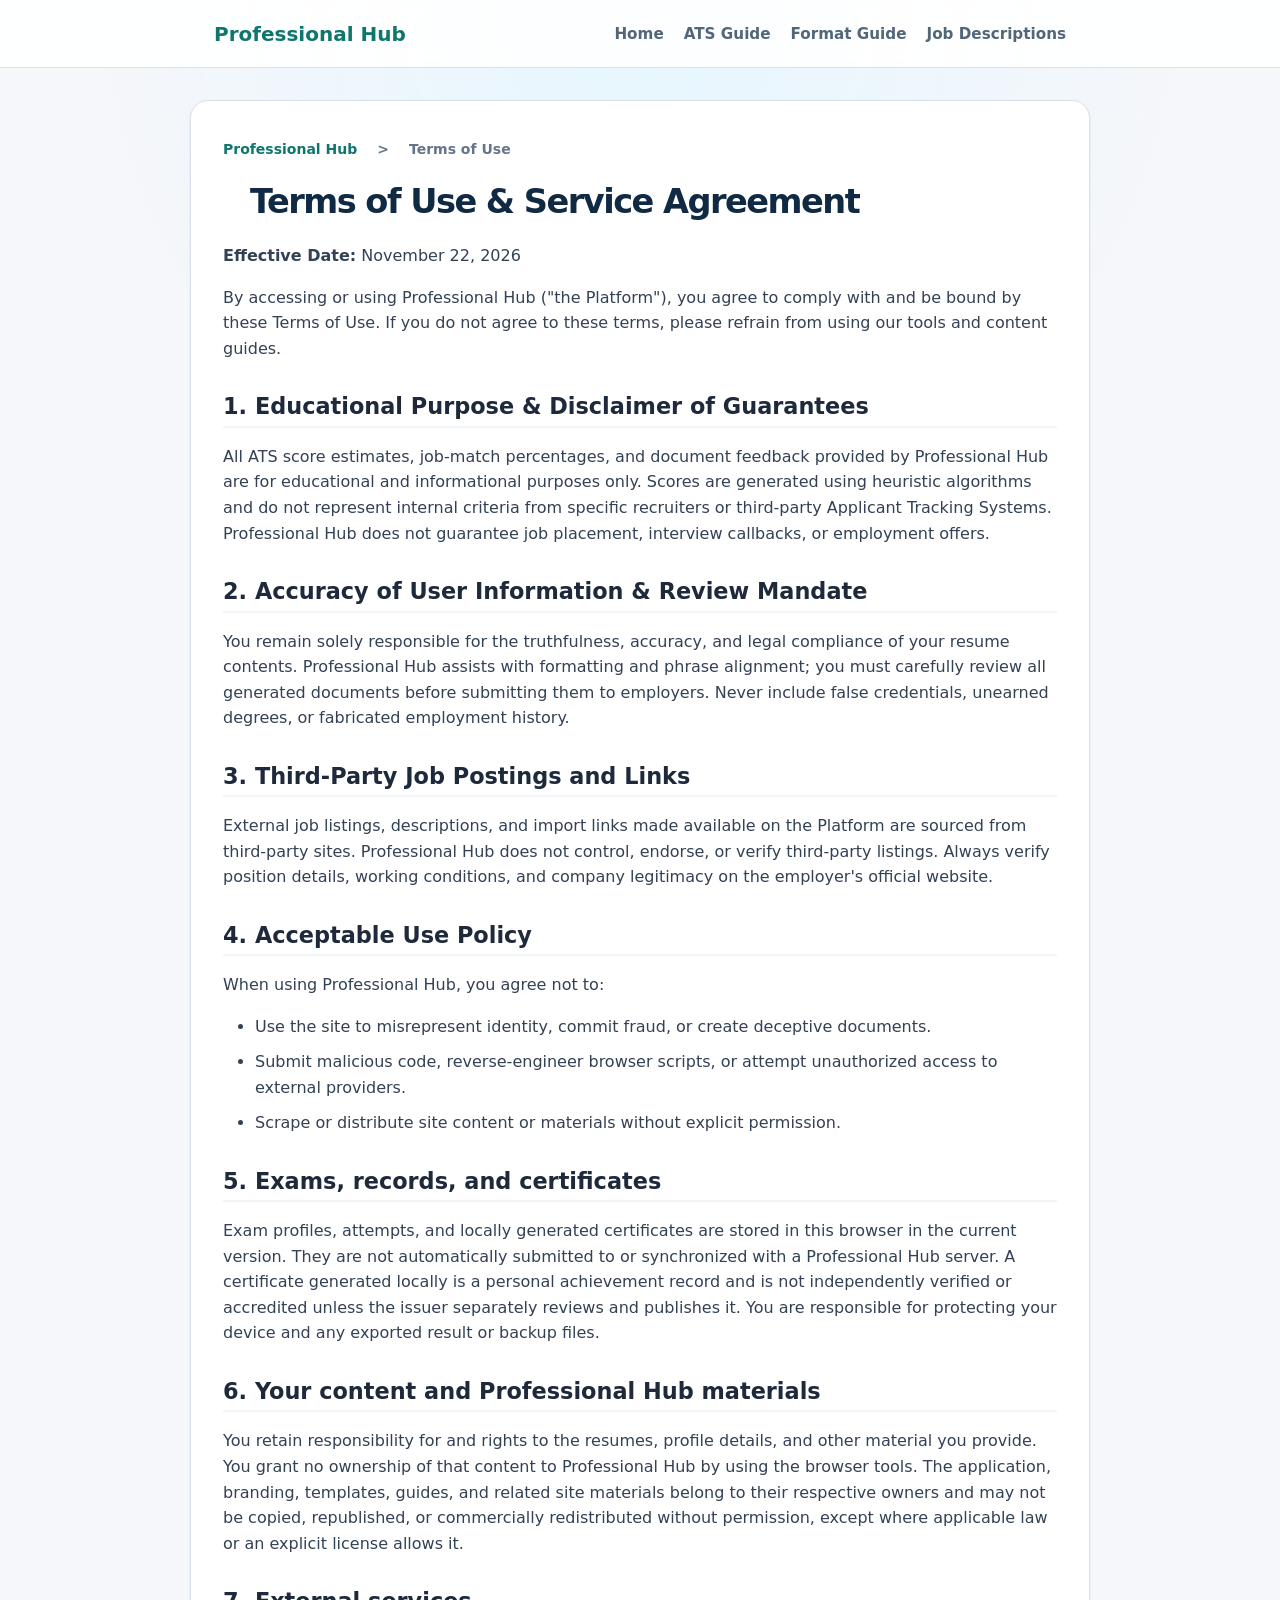
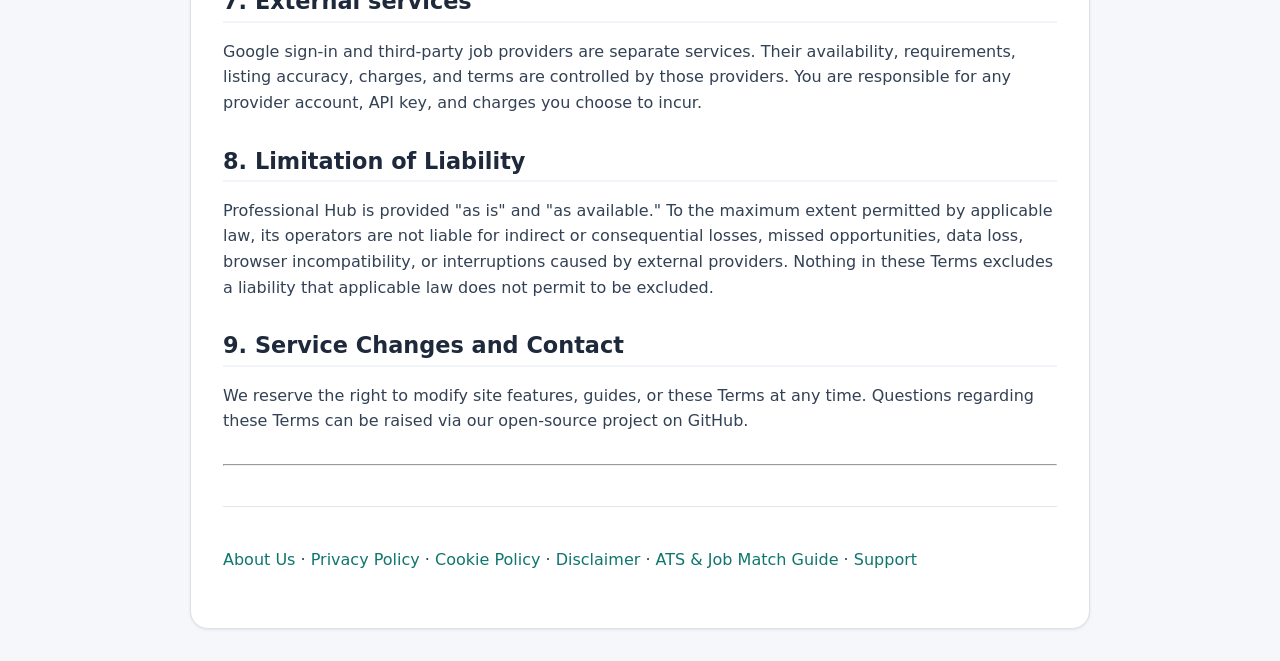
<file: terms.html>
<!DOCTYPE html>
<html lang="en">
<head>
    <meta charset="utf-8" />
    <meta name="viewport" content="width=device-width, initial-scale=1" />
    <title>Terms of Use & Service Agreement | Professional Hub</title>
    <meta name="description" content="Read the Terms of Use for Professional Hub's client-side resume tools, ATS matching algorithms, and job application guides." />
    <link rel="canonical" href="https://professionalhub.co.in/terms.html" />
    <link rel="stylesheet" href="css/app.css" />

</head>
<body>
    <header class="site-header">
        <nav class="nav-container">
            <a href="/" class="brand-logo">Professional Hub</a>
            <div class="nav-links">
                <a href="/">Home</a>
                <a href="/resume-guide.html">ATS Guide</a>
                <a href="/resume-format-guide.html">Format Guide</a>
                <a href="/job-description-guide.html">Job Descriptions</a>
            </div>
        </nav>
    </header>

    <main class="crawler-content legal-content">
        <nav class="breadcrumb" aria-label="Breadcrumb">
            <a href="/">Professional Hub</a> &gt; <span>Terms of Use</span>
        </nav>

        <h1>Terms of Use & Service Agreement</h1>
        <p><strong>Effective Date:</strong> November 22, 2026</p>
        <p>By accessing or using Professional Hub ("the Platform"), you agree to comply with and be bound by these Terms of Use. If you do not agree to these terms, please refrain from using our tools and content guides.</p>

        <!-- In-Article Ad Placement -->
        <div class="ad-container" style="text-align: center; margin: 20px 0;">
        </div>

        <h2>1. Educational Purpose & Disclaimer of Guarantees</h2>
        <p>All ATS score estimates, job-match percentages, and document feedback provided by Professional Hub are for educational and informational purposes only. Scores are generated using heuristic algorithms and do not represent internal criteria from specific recruiters or third-party Applicant Tracking Systems. Professional Hub does not guarantee job placement, interview callbacks, or employment offers.</p>

        <h2>2. Accuracy of User Information & Review Mandate</h2>
        <p>You remain solely responsible for the truthfulness, accuracy, and legal compliance of your resume contents. Professional Hub assists with formatting and phrase alignment; you must carefully review all generated documents before submitting them to employers. Never include false credentials, unearned degrees, or fabricated employment history.</p>

        <h2>3. Third-Party Job Postings and Links</h2>
        <p>External job listings, descriptions, and import links made available on the Platform are sourced from third-party sites. Professional Hub does not control, endorse, or verify third-party listings. Always verify position details, working conditions, and company legitimacy on the employer's official website.</p>

        <h2>4. Acceptable Use Policy</h2>
        <p>When using Professional Hub, you agree not to:</p>
        <ul>
            <li>Use the site to misrepresent identity, commit fraud, or create deceptive documents.</li>
            <li>Submit malicious code, reverse-engineer browser scripts, or attempt unauthorized access to external providers.</li>
            <li>Scrape or distribute site content or materials without explicit permission.</li>
        </ul>

        <h2>5. Exams, records, and certificates</h2>
        <p>Exam profiles, attempts, and locally generated certificates are stored in this browser in the current version. They are not automatically submitted to or synchronized with a Professional Hub server. A certificate generated locally is a personal achievement record and is not independently verified or accredited unless the issuer separately reviews and publishes it. You are responsible for protecting your device and any exported result or backup files.</p>

        <h2>6. Your content and Professional Hub materials</h2>
        <p>You retain responsibility for and rights to the resumes, profile details, and other material you provide. You grant no ownership of that content to Professional Hub by using the browser tools. The application, branding, templates, guides, and related site materials belong to their respective owners and may not be copied, republished, or commercially redistributed without permission, except where applicable law or an explicit license allows it.</p>

        <h2>7. External services</h2>
        <p>Google sign-in and third-party job providers are separate services. Their availability, requirements, listing accuracy, charges, and terms are controlled by those providers. You are responsible for any provider account, API key, and charges you choose to incur.</p>

        <h2>8. Limitation of Liability</h2>
        <p>Professional Hub is provided "as is" and "as available." To the maximum extent permitted by applicable law, its operators are not liable for indirect or consequential losses, missed opportunities, data loss, browser incompatibility, or interruptions caused by external providers. Nothing in these Terms excludes a liability that applicable law does not permit to be excluded.</p>

        <h2>9. Service Changes and Contact</h2>
        <p>We reserve the right to modify site features, guides, or these Terms at any time. Questions regarding these Terms can be raised via our open-source project on <a href="https://github.com/nagendrakumarb/ResumeTools/issues" target="_blank" rel="noopener">GitHub</a>.</p>

        <hr style="margin: 30px 0;" />

        <div class="related-resources">
            <p>
                <a href="/about.html">About Us</a> &middot;
                <a href="/privacy.html">Privacy Policy</a> &middot;
                <a href="/cookie-policy.html">Cookie Policy</a> &middot;
                <a href="/disclaimer.html">Disclaimer</a> &middot;
                <a href="/resume-guide.html">ATS & Job Match Guide</a> &middot;
                <a href="/support.html">Support</a>
            </p>
        </div>
    </main>
</body>
</html>
</file>
<file: css/app.css>
:root {
    --font-family: 'Inter', ui-sans-serif, system-ui, -apple-system, sans-serif;
    --color-brand-50: #f0fdfa;
    --color-brand-100: #ccfbf1;
    --color-brand-500: #14b8a6;
    --color-brand-700: #0f766e;
    --color-brand-800: #0b5f59;
    --color-brand-900: #115e59;
    --color-slate-50: #f8fafc;
    --color-slate-100: #f1f5f9;
    --color-slate-200: #e2e8f0;
    --color-slate-300: #cbd5e1;
    --color-slate-400: #94a3b8;
    --color-slate-500: #64748b;
    --color-slate-600: #475569;
    --color-slate-700: #334e68;
    --color-slate-800: #243b53;
    --color-slate-900: #102a43;
    --grade-a: #10b981;
    --grade-a-bg: #d1fae5;
    --grade-a-text: #047857;
    --grade-b: #3b82f6;
    --grade-b-bg: #dbeafe;
    --grade-b-text: #1d4ed8;
    --grade-c: #eab308;
    --grade-c-bg: #fef3c7;
    --grade-c-text: #b45309;
    --grade-d: #f97316;
    --grade-d-bg: #ffedd5;
    --grade-d-text: #c2410c;
    --grade-f: #ef4444;
    --grade-f-bg: #fee2e2;
    --grade-f-text: #b91c1c;
    --max-width: 1440px;
    --radius-sm: 8px;
    --radius-md: 12px;
    --radius-lg: 18px;
    --radius-full: 9999px;
    --shadow-sm: 0 1px 3px rgba(16, 42, 67, 0.05);
    --shadow-md: 0 8px 20px rgba(23, 50, 77, 0.06);
    --shadow-lg: 0 18px 50px rgba(16, 42, 67, 0.08);
    --transition-fast: 0.15s ease;
}

*, ::after, ::before {
    box-sizing: border-box;
}

body, html {
    margin: 0;
    padding: 0;
    font-family: var(--font-family);
    color: var(--color-slate-800);
    background: radial-gradient(circle at 50% 0, #e6f6ff, transparent 34rem), #f5f7fa;
    -webkit-font-smoothing: antialiased;
    -moz-osx-font-smoothing: grayscale;
}

a {
    color: inherit;
    text-decoration: none;
    transition: color var(--transition-fast);
}

button, input, select, textarea {
    font-family: inherit;
}

    a:focus-visible, button:focus-visible, input:focus-visible, select:focus-visible, textarea:focus-visible {
        outline: 2px solid var(--color-brand-700);
        outline-offset: 2px;
    }

/* Site & Navigation Header */
.crawler-header, .site-header {
    min-height: 68px;
    padding: 0 5vw;
    background: rgba(255, 255, 255, .9);
    backdrop-filter: blur(8px);
    border-bottom: 1px solid #d9e2ec;
    display: flex;
    align-items: center;
    justify-content: space-between;
    position: sticky;
    top: 0;
    z-index: 100;
}

.nav-container {
    max-width: 900px;
    margin: 0 auto;
    padding: 0 1.5rem;
    display: flex;
    justify-content: space-between;
    align-items: center;
    flex-wrap: wrap;
    gap: 1rem;
    width: 100%;
}

.brand-logo {
    font-size: 1.25rem;
    font-weight: 700;
    color: var(--color-brand-700);
    text-decoration: none;
}

.brand {
    display: flex;
    align-items: center;
    font-size: 1.1rem;
    color: var(--color-slate-900);
    font-weight: 800;
}

    .brand span {
        display: inline-grid;
        place-items: center;
        width: 34px;
        height: 34px;
        margin-right: .5rem;
        color: #fff;
        background: var(--color-brand-700);
        border-radius: 10px;
        font-weight: 800;
    }

nav, .nav-links {
    display: flex;
    gap: 1.25rem;
    font-weight: 600;
    font-size: .95rem;
    color: #52667a;
}

    nav a:hover, .nav-links a:hover, .nav-links a.active, .eyebrow, .tool-tabs button.active {
        color: var(--color-brand-700);
    }

.eyebrow {
    font-weight: 800;
    font-size: .75rem;
    text-transform: uppercase;
    letter-spacing: .08em;
}

/* Page Shell & Workspace */
.page-shell {
    max-width: var(--max-width);
    margin: auto;
    padding: 0 32px;
}


.hero {
    padding: 72px 12px 42px;
    text-align: center;
}

    .hero p {
        font-size: 1.15rem;
        color: #52667a;
    }

h1 {
    max-width: 780px;
    margin: .65rem auto;
    font-size: clamp(2.3rem, 6vw, 4.4rem);
    letter-spacing: -.045em;
    line-height: 1.02;
    color: var(--color-slate-900);
}

    h1:focus {
        outline: 0;
    }

.workspace {
    display: grid;
    grid-template-columns: minmax(340px, 0.8fr) minmax(620px, 1.2fr);
    gap: 28px;
}

.panel {
    padding: 30px;
    background: rgba(255, 255, 255, .96);
    border: 1px solid #d9e2ec;
    border-radius: var(--radius-lg);
    box-shadow: var(--shadow-lg);
}

/* Tool Tabs & Form Controls */
.tool-tabs {
    display: flex;
    max-width: 480px;
    margin: 0 auto 24px;
    padding: 5px;
    background: #e6edf3;
    border-radius: var(--radius-md);
}

    .tool-tabs button {
        flex: 1;
        padding: 11px;
        border: 0;
        border-radius: var(--radius-sm);
        background: 0 0;
        color: #52667a;
        font-weight: 800;
        cursor: pointer;
        transition: all var(--transition-fast);
    }

        .tool-tabs button.active {
            background: #fff;
            box-shadow: 0 3px 12px rgba(16, 42, 67, .12);
        }

.feature-copy {
    margin: 30px 0 10px;
    padding: 20px;
    background: var(--color-brand-50);
    border-radius: var(--radius-md);
    border: 1px solid var(--color-brand-100);
}

    .feature-copy h2 {
        font-size: 1.15rem;
        color: var(--color-brand-900);
        margin-top: 0;
    }

    .feature-copy p {
        margin-bottom: 0;
        color: #52667a;
    }

.url-row {
    display: flex;
    gap: 8px;
}

    .url-row input {
        min-width: 0;
        flex: 1;
        padding: 11px;
        border: 1px solid #bcccdc;
        border-radius: 9px;
        font-size: .9rem;
    }

    .url-row button {
        border: 0;
        border-radius: 9px;
        padding: 0 18px;
        background: var(--color-slate-700);
        color: #fff;
        font-weight: 700;
        transition: background var(--transition-fast);
        cursor: pointer;
    }

        .url-row button:hover {
            background: var(--color-slate-900);
        }

.or-divider {
    display: flex;
    align-items: center;
    gap: 10px;
    margin: 14px 0;
    color: #829ab1;
    font-size: .75rem;
    font-weight: 700;
    text-transform: uppercase;
}

    .or-divider::after, .or-divider::before {
        content: "";
        height: 1px;
        flex: 1;
        background: #d9e2ec;
    }

.field-label {
    display: block;
    margin: 0 0 10px;
    color: var(--color-slate-900);
    font-weight: 800;
}

.file-status {
    min-height: 34px;
    padding: 7px 3px 0;
    color: #627d98;
    font-size: .85rem;
}

textarea {
    width: 100%;
    padding: 14px;
    resize: vertical;
    border: 1px solid #bcccdc;
    border-radius: 10px;
    font-size: .9rem;
    outline: 0;
    transition: border-color var(--transition-fast), box-shadow var(--transition-fast);
}

    textarea:focus {
        border-color: var(--color-brand-700);
        box-shadow: 0 0 0 3px rgba(15, 118, 110, .12);
    }

.score-button {
    width: 100%;
    margin-top: 18px;
    padding: 13px;
    border: 0;
    border-radius: 10px;
    background: var(--color-brand-700);
    color: #fff;
    font-weight: 800;
    font-size: 1rem;
    transition: background var(--transition-fast);
    cursor: pointer;
}

    .provider-upload-button:hover, .score-button:hover:not(:disabled) {
        background: var(--color-brand-800);
    }

    .score-button:disabled {
        opacity: .45;
        cursor: not-allowed;
    }

.action-hint {
    text-align: center;
    margin: 8px 0 0;
    color: #627d98;
    font-size: .82rem;
}

/* ATS Checks & Metrics */
.ats-checks {
    padding: 0;
    margin: 22px 0 0;
    list-style: none;
    text-align: left;
    max-height: 520px;
    overflow-y: auto;
}

    .ats-checks li {
        padding: 16px 5px;
        border-top: 1px solid #e6edf3;
    }

.metric-heading {
    display: flex;
    justify-content: space-between;
    align-items: center;
    color: var(--color-slate-900);
    font-weight: 700;
}

    .metric-bar, .metric-bar i, .metric-heading span, .quality-track {
        border-radius: var(--radius-full);
    }

    .metric-heading span {
        padding: 3px 8px;
        font-size: .78rem;
        font-weight: 850;
    }

.metric-bar {
    height: 6px;
    margin: 8px 0;
    background: #e6edf3;
    overflow: hidden;
}

    .metric-bar i {
        display: block;
        height: 100%;
        transition: width .5s;
    }

.grade-a .metric-heading span, .status-completed {
    background: var(--grade-a-bg);
    color: var(--grade-a-text);
}

.grade-b .metric-heading span, .status-applied {
    background: var(--grade-b-bg);
    color: var(--grade-b-text);
}

.grade-c .metric-heading span {
    background: var(--grade-c-bg);
    color: var(--grade-c-text);
}

.grade-d .metric-heading span {
    background: var(--grade-d-bg);
    color: var(--grade-d-text);
}

.grade-f .metric-heading span {
    background: var(--grade-f-bg);
    color: var(--grade-f-text);
}

.grade-a .metric-bar i {
    background: var(--grade-a);
}

.grade-b .metric-bar i {
    background: var(--grade-b);
}

.grade-c .metric-bar i {
    background: var(--grade-c);
}

.grade-d .metric-bar i {
    background: var(--grade-d);
}

.grade-f .metric-bar i {
    background: var(--grade-f);
}

.ats-checks p {
    margin: 5px 0 0;
    color: #52667a;
    font-size: .82rem;
    line-height: 1.4;
}

.ats-checks .metric-evidence {
    color: var(--color-slate-800);
    font-weight: 650;
}

.ats-checks .metric-improvement {
    padding: 7px 9px;
    background: #fff7ed;
    border-radius: 7px;
    color: #9a3412;
    margin-top: 6px;
}

.ats-checks .metric-complete {
    color: var(--grade-a-text);
}

.metric-group {
    margin-bottom: 4px;
    color: #829ab1;
    font-size: .65rem;
    font-weight: 850;
    letter-spacing: .08em;
    text-transform: uppercase;
}

/* Quality Meters & Dynamic Scoring Ring */
.quality-meter {
    position: relative;
    margin: 24px 10px 8px;
    padding-top: 14px;
}

.quality-track {
    height: 9px;
    background: linear-gradient(90deg, #ef4444 0 25%, #f59e0b 25% 50%, #a3e635 50% 75%, #16a34a 75%);
}

.quality-meter > i {
    position: absolute;
    top: 0;
    width: 16px;
    height: 22px;
    background: var(--color-brand-700);
    border: 3px solid #fff;
    border-radius: 8px 8px 50% 50%;
    box-shadow: 0 1px 5px rgba(16, 42, 67, .35);
    transform: translateX(-50%);
    transition: left .4s;
}

.quality-labels {
    display: flex;
    justify-content: space-between;
    margin-top: 7px;
    color: #829ab1;
    font-size: .7rem;
}

    .quality-labels span:nth-child(3) {
        color: #365314;
        font-weight: 800;
    }

.overall-result, .result-panel {
    text-align: center;
}

.overall-result {
    position: relative;
    width: 170px;
    margin: auto;
}

    .overall-result .score-ring {
        border-color: var(--grade-color, #d9e2ec);
    }

.grade-badge {
    position: absolute;
    right: -18px;
    bottom: 8px;
    padding: 6px 10px;
    border-radius: var(--radius-full);
    background: var(--grade-color, var(--color-slate-500));
    color: #fff;
    font-size: .78rem;
    font-weight: 850;
}

.grade-a {
    --grade-color: var(--grade-a);
}

.grade-b {
    --grade-color: var(--grade-b);
}

.grade-c {
    --grade-color: var(--grade-c);
}

.grade-d {
    --grade-color: var(--grade-d);
}

.grade-f {
    --grade-color: var(--grade-f);
}

.group-charts {
    display: grid;
    grid-template-columns: repeat(4, 1fr);
    gap: 10px;
    margin: 24px 0;
}

.group-chart {
    display: flex;
    flex-direction: column;
    align-items: center;
    padding: 10px 4px;
    border: 1px solid #e6edf3;
    border-radius: var(--radius-md);
    background: var(--color-slate-50);
}

    .group-chart strong {
        margin-top: 7px;
        font-size: .76rem;
        color: var(--color-slate-800);
    }

    .group-chart small {
        color: #829ab1;
        font-size: .65rem;
    }

.mini-donut, .score-ring {
    place-items: center;
}

.mini-donut {
    display: grid;
    width: 66px;
    height: 66px;
    border-radius: 50%;
    background: conic-gradient(var(--grade-color, var(--color-brand-700)) var(--score, 0), #d9e2ec 0);
    position: relative;
}

    .mini-donut::after {
        content: "";
        position: absolute;
        inset: 8px;
        border-radius: 50%;
        background: #fff;
    }

    .mini-donut span {
        position: relative;
        z-index: 1;
        font-size: .72rem;
        font-weight: 850;
    }

.skill-donut {
    background: conic-gradient(#4f46e5 var(--hard, 0), #60a5fa 0);
}

.generate-button {
    width: 100%;
    padding: 12px;
    border: 1px solid var(--color-brand-700);
    border-radius: 99px;
    background: #fff;
    color: var(--color-brand-700);
    font-weight: 850;
    cursor: pointer;
    transition: all var(--transition-fast);
}

    .generate-button:hover, .job-results .job-result-main:hover {
        background: var(--color-brand-50);
    }

.generator-note {
    color: #627d98;
    font-size: .72rem;
}

.score-ring {
    display: grid;
    width: 150px;
    height: 150px;
    margin: 5px auto 20px;
    border: 13px solid #d9e2ec;
    border-radius: 50%;
    color: var(--color-slate-900);
    font-size: 2.8rem;
    font-weight: 850;
}

    .score-ring small {
        margin-top: -40px;
        margin-left: 66px;
        font-size: .9rem;
    }

    .score-ring.good {
        border-color: var(--grade-a);
    }

    .score-ring.fair {
        border-color: var(--grade-c);
    }

    .score-ring.low {
        border-color: var(--grade-f);
    }

/* Report & Fix Options */
.resume-actions {
    display: grid;
    grid-template-columns: repeat(2, minmax(0, 1fr));
    gap: 16px;
    margin-top: 22px;
    text-align: left;
}

.fix-option-grid, .fix-options {
    grid-template-columns: repeat(2, minmax(0, 1fr));
    gap: .65rem 1.25rem;
    display: grid;
}

    .fix-option-grid, .fix-options summary, .fix-report-item p, .job-search-grid .endpoint-field, .shared-fix-options > p {
        grid-column: 1/-1;
    }

.output-option {
    padding: 20px;
    border: 1px solid #d9e2ec;
    border-radius: 14px;
    background: var(--color-slate-50);
}

    .output-option.fix-output {
        grid-column: 1/-1;
        background: linear-gradient(135deg, var(--color-brand-50) 0, var(--color-slate-50) 62%);
    }

    .output-option h3 {
        margin: 0;
        color: var(--color-slate-900);
        font-size: 1rem;
    }

    .output-option p {
        min-height: auto;
        margin: 7px 0 13px;
        color: #627d98;
        font-size: .82rem;
        line-height: 1.45;
    }

    .output-option select {
        width: 100%;
        margin-bottom: 10px;
        padding: 10px;
        border: 1px solid #bcccdc;
        border-radius: 8px;
        background: #fff;
        font-size: .82rem;
    }

    .output-option small {
        display: block;
        min-height: 30px;
        margin-top: 8px;
        color: #b45309;
        font-size: .72rem;
        line-height: 1.35;
    }

    .output-option .generate-button {
        min-height: 46px;
        font-size: .82rem;
    }

.template-file {
    width: 100%;
    font-size: .75rem;
}

.fix-options {
    margin: 1rem 0;
    padding: 1rem 1.1rem;
    border: 1px solid #d8e3ec;
    border-radius: .65rem;
    background: #fff;
}

    .fix-options summary {
        cursor: pointer;
        color: #17324d;
        font-weight: 800;
    }

    .fix-options label {
        display: flex;
        align-items: flex-start;
        gap: .45rem;
        min-height: 42px;
        margin: 0;
        padding: .65rem .7rem;
        border: 1px solid var(--color-slate-200);
        border-radius: .55rem;
        background: #fff;
        color: #52667a;
        font-size: .86rem;
        line-height: 1.3;
        cursor: pointer;
        transition: border-color var(--transition-fast);
    }

        .fix-options label:hover, .job-result-card:hover {
            border-color: var(--color-brand-700);
        }

    .fix-options input {
        flex: 0 0 auto;
        margin-top: .12rem;
        accent-color: var(--color-brand-700);
        width: 18px;
        height: 18px;
    }

.shared-fix-options {
    margin-top: 22px;
    text-align: left;
    background: linear-gradient(135deg, var(--color-brand-50), #fff);
}

    .shared-fix-options > p {
        margin: 0;
        color: #627d98;
        font-size: .82rem;
    }

.fix-output > .fix-options {
    display: none;
}

.format-warning {
    margin: .65rem 0;
    padding: .65rem;
    border-left: 4px solid #d97706;
    border-radius: .35rem;
    background: #fff7ed;
    color: #9a3412 !important;
    font-size: .8rem;
    line-height: 1.35;
}

.fix-report {
    margin-top: 1rem;
    text-align: left;
}

    .fix-report h3 {
        margin-bottom: .55rem;
    }

.fix-report-item {
    display: grid;
    grid-template-columns: 1fr auto;
    gap: .2rem .6rem;
    margin-top: .45rem;
    padding: .6rem;
    border-left: 4px solid var(--color-slate-400);
    border-radius: .35rem;
    background: var(--color-slate-50);
}

    .fix-report-item span {
        font-size: .76rem;
        font-weight: 800;
    }

    .fix-report-item p {
        margin: 0;
        font-size: .8rem;
        line-height: 1.35;
    }

    .fix-report-item.applied {
        border-color: var(--grade-a);
        background: #ecfdf5;
    }

    .fix-report-item.satisfied {
        border-color: var(--grade-b);
        background: #eff6ff;
    }

    .fix-report-item.review {
        border-color: var(--grade-c);
        background: #fffbeb;
    }

    .fix-report-item.manual {
        border-color: var(--grade-f);
        background: #fef2f2;
    }

/* Correction & Verification Panel */
.correction-verification {
    margin: 1rem 0;
    padding: 1rem;
    border: 1px solid var(--color-slate-300);
    border-radius: 14px;
    background: var(--color-slate-50);
    text-align: left;
}

.verification-heading {
    display: flex;
    align-items: center;
    justify-content: space-between;
    gap: 1rem;
    margin-bottom: .8rem;
}

    .verification-heading span {
        display: block;
        color: var(--color-slate-500);
        font-size: .68rem;
        font-weight: 850;
        letter-spacing: .08em;
    }

    .verification-heading h3 {
        margin: .15rem 0 0;
    }

    .verification-heading > strong {
        padding: .35rem .65rem;
        border-radius: var(--radius-full);
        font-size: .72rem;
    }

        .verification-heading > strong.verified {
            color: var(--grade-a-text);
            background: var(--grade-a-bg);
        }

        .verification-heading > strong.review {
            color: var(--grade-c-text);
            background: var(--grade-c-bg);
        }

.api-search-button:disabled, .custom-option-row button:disabled {
    background: var(--color-slate-400);
}

.verification-grid {
    display: grid;
    grid-template-columns: repeat(3, minmax(0, 1fr));
    gap: .55rem;
}

    .verification-grid > div {
        display: flex;
        flex-direction: column;
        min-height: 76px;
        padding: .65rem;
        border: 1px solid #dbe5ef;
        border-radius: 10px;
        background: #fff;
    }

    .verification-grid span {
        color: #52667a;
        font-size: .72rem;
    }

    .verification-grid strong {
        margin: .2rem 0;
        color: #17324d;
        font-size: 1rem;
    }

    .verification-grid small {
        color: #718096;
        font-size: .68rem;
    }

.verification-ok, .verification-warning {
    margin: .75rem 0 0;
    padding: .65rem;
    border-radius: var(--radius-sm);
    font-size: .78rem;
}

.verification-warning {
    color: #9a3412;
    background: #fff7ed;
}

.verification-ok {
    color: var(--grade-a-text);
    background: #ecfdf5;
}

/* Job API Search & Provider Overrides */
.job-api-search {
    margin: 0 0 20px;
    padding: 16px;
    border: 1px solid var(--color-slate-300);
    border-radius: var(--radius-md);
    background: var(--color-slate-50);
    text-align: left;
}

    .job-api-search summary {
        cursor: pointer;
        color: #17324d;
        font-weight: 850;
    }

    .job-api-search > p {
        margin: 8px 0 14px;
        color: #627d98;
        font-size: .8rem;
        line-height: 1.4;
    }

.job-search-grid {
    display: grid;
    grid-template-columns: repeat(2, minmax(0, 1fr));
    gap: 10px;
    align-items: start;
}

    .job-search-grid label {
        display: grid;
        gap: 5px;
        color: var(--color-slate-700);
        font-size: .72rem;
        font-weight: 750;
    }

    .job-search-grid input, .job-search-grid select {
        min-width: 0;
        padding: 9px 10px;
        border: 1px solid #bcccdc;
        border-radius: var(--radius-sm);
        background: #fff;
        color: var(--color-slate-900);
        font: inherit;
    }

.multi-filter {
    display: grid;
    gap: 6px;
    align-self: start;
    align-content: start;
    grid-auto-rows: max-content;
    min-width: 0;
}

.filter-label {
    color: var(--color-slate-700);
    font-size: .72rem;
    font-weight: 750;
}

.custom-option-row {
    display: grid;
    grid-template-columns: minmax(0, 1fr) auto;
    gap: 6px;
    height: 40px;
    align-items: stretch;
}

    .custom-option-row input {
        height: 40px;
    }

    .custom-option-row button {
        height: 40px;
        border: 0;
        border-radius: var(--radius-sm);
        background: #0f8578;
        color: #fff;
        padding: 0 13px;
        font-weight: 750;
        cursor: pointer;
    }

.filter-checklist {
    border: 1px solid #d9e2ec;
    border-radius: var(--radius-sm);
    background: #fff;
}

    .filter-checklist summary {
        padding: 9px 10px;
        cursor: pointer;
        color: var(--color-slate-700);
        font-size: .7rem;
        font-weight: 750;
    }

    .filter-checklist > div {
        display: grid;
        max-height: 190px;
        overflow-y: auto;
        border-top: 1px solid #e6edf3;
        padding: 5px;
    }

    .filter-checklist label {
        display: flex !important;
        grid-template-columns: none !important;
        align-items: center;
        gap: 8px !important;
        padding: 6px;
        border-radius: 6px;
        font-size: .69rem !important;
        font-weight: 600 !important;
        cursor: pointer;
    }

        .filter-checklist label:hover {
            background: #f0f7fa;
        }

    .filter-checklist input {
        width: auto !important;
        margin: 0;
        accent-color: #0f8578;
    }

.api-search-button {
    width: 100%;
    margin-top: 12px;
    padding: 11px;
    border: 0;
    border-radius: var(--radius-sm);
    background: var(--color-brand-700);
    color: #fff;
    font-weight: 850;
    cursor: pointer;
}

.api-key-hint, .source-option.unavailable small {
    color: #9a3412;
}

.api-search-button:disabled {
    cursor: not-allowed;
}

.api-key-hint {
    display: block;
    margin-top: 8px;
    font-size: .72rem;
    line-height: 1.4;
}

.catalog-status {
    display: block;
    margin-top: 10px;
    color: #486581;
    font-size: .72rem;
}

.source-override {
    margin-top: 12px;
    border: 1px solid #d9e2ec;
    border-radius: 10px;
    background: #fff;
    padding: 10px;
}

    .source-override summary {
        cursor: pointer;
        color: var(--color-slate-900);
        font-size: .78rem;
        font-weight: 800;
    }

    .source-override > p {
        margin: 8px 0;
        color: #627d98;
        font-size: .69rem;
    }

.local-provider-config {
    margin-top: 12px;
    padding: 12px;
    border: 1px solid #b8d8d4;
    border-radius: 10px;
    background: #f2fbfa;
    color: var(--color-slate-900);
}

    .local-provider-config > p {
        margin: 6px 0 10px;
        color: #486581;
        font-size: .72rem;
        line-height: 1.4;
    }

.provider-config-actions {
    display: flex;
    flex-wrap: wrap;
    gap: 8px;
}

.provider-template-button, .provider-upload-button {
    display: inline-flex;
    align-items: center;
    justify-content: center;
    min-height: 38px;
    padding: 8px 12px;
    border: 1px solid var(--color-brand-700);
    border-radius: var(--radius-sm);
    font-size: .72rem;
    font-weight: 800;
    text-decoration: none;
    cursor: pointer;
    transition: all var(--transition-fast);
}

.provider-template-button {
    background: #fff;
    color: var(--color-brand-700);
}

    .provider-template-button:hover {
        background: #e6fffa;
        color: var(--color-brand-800);
    }

.provider-upload-button {
    position: relative;
    background: var(--color-brand-700);
    color: #fff;
}

    .provider-upload-button input[type=file] {
        position: absolute;
        width: 1px;
        height: 1px;
        overflow: hidden;
        clip: rect(0 0 0 0);
        white-space: nowrap;
        clip-path: inset(50%);
    }

.local-provider-config small {
    display: block;
    margin-top: 7px;
    color: #486581;
    line-height: 1.4;
}

.role-groups {
    display: block !important;
    padding: 0 !important;
}

.role-option-group {
    display: grid;
    gap: 0;
    border-bottom: 1px solid #e6edf3;
}

    .role-option-group:last-child {
        border-bottom: 0;
    }

    .role-option-group > strong {
        position: sticky;
        top: 0;
        z-index: 1;
        padding: 8px 10px;
        background: #eef6f8;
        color: var(--color-brand-700);
        font-size: .72rem;
        letter-spacing: .03em;
        text-transform: uppercase;
    }

    .role-option-group label {
        padding-left: 12px !important;
    }

.source-options {
    display: grid;
    grid-template-columns: repeat(2, minmax(0, 1fr));
    gap: 8px;
}

.source-option {
    display: flex;
    align-items: flex-start;
    gap: 8px;
    padding: 9px;
    border: 1px solid #d9e2ec;
    border-radius: var(--radius-sm);
    cursor: pointer;
}

    .source-option input {
        margin-top: 3px;
        accent-color: #0f8578;
    }

    .source-option span {
        display: grid;
        gap: 2px;
        min-width: 0;
    }

    .source-option strong {
        font-size: .73rem;
        color: var(--color-slate-800);
    }

    .source-option small {
        font-size: .64rem;
        line-height: 1.3;
        color: #627d98;
    }

    .source-option.unavailable {
        border-color: #fed7aa;
        background: #fff7ed;
    }

/* Results Toolbar & Ledger */
.result-filter-bar {
    display: grid;
    grid-template-columns: auto minmax(140px, 1fr) auto;
    align-items: center;
    gap: 8px;
    margin-top: 12px;
}

    .result-filter-bar strong {
        font-size: .72rem;
        color: var(--color-slate-800);
    }

    .result-filter-bar input {
        min-width: 0;
        padding: 8px;
        border: 1px solid #bcccdc;
        border-radius: var(--radius-sm);
    }

    .result-filter-bar button {
        padding: 8px 10px;
        border: 1px solid #0f8578;
        border-radius: var(--radius-sm);
        background: #fff;
        color: var(--color-brand-700);
        font-weight: 750;
        cursor: pointer;
    }

.job-ledger {
    display: grid;
    grid-template-columns: minmax(170px, 1fr) repeat(3, auto);
    gap: 8px;
    align-items: center;
    margin-top: 12px;
    padding: 10px;
    border: 1px solid #cbdbea;
    border-radius: 10px;
    background: #f8fbfe;
}

    .job-ledger div {
        display: grid;
        gap: 2px;
    }

    .job-ledger small {
        color: #627d98;
        font-size: .68rem;
    }

    .job-ledger button {
        padding: 8px 10px;
        border: 1px solid #0f8578;
        border-radius: var(--radius-sm);
        background: #fff;
        color: var(--color-brand-700);
        font-size: .7rem;
        font-weight: 800;
        cursor: pointer;
    }

        .job-ledger button:disabled {
            border-color: #d9e2ec;
            color: #9fb3c8;
            background: #f5f7fa;
            cursor: not-allowed;
        }

/* Faceted Filters & Job Cards */
.faceted-results {
    display: grid;
    grid-template-columns: minmax(150px, 0.7fr) minmax(0, 1.5fr);
    gap: 10px;
    margin-top: 10px;
    align-items: start;
}

.facet-panel {
    max-height: 540px;
    overflow-y: auto;
    border: 1px solid #d9e2ec;
    border-radius: 10px;
    background: #fff;
    padding: 9px;
}

    .facet-panel h3 {
        margin: 0 0 7px;
        font-size: .76rem;
        color: var(--color-slate-900);
    }

        .facet-panel h3 small {
            display: block;
            margin-top: 2px;
            color: #0f8578;
            font-size: .6rem;
        }

.facet-group {
    border-top: 1px solid #e6edf3;
    padding: 6px 0;
}

    .facet-group summary {
        cursor: pointer;
        color: var(--color-slate-800);
        font-size: .7rem;
        font-weight: 800;
    }

    .facet-group > div {
        display: grid;
        gap: 4px;
        margin-top: 5px;
    }

    .facet-group label {
        display: grid;
        grid-template-columns: auto minmax(0, 1fr) auto;
        align-items: start;
        gap: 5px;
        font-size: .64rem;
        color: #486581;
        cursor: pointer;
    }

    .facet-group input {
        margin: 1px 0 0;
        accent-color: #0f8578;
    }

    .facet-group small {
        color: #829ab1;
    }

.empty-filter-result {
    padding: 15px;
    color: #627d98;
    font-size: .72rem;
}

.match-generator {
    margin-top: 18px;
    padding: 16px;
    border: 1px solid #cbdde8;
    border-radius: 14px;
    background: #f7fbfc;
    text-align: left;
}

    .match-generator > h3 {
        margin: 0 0 6px;
        color: var(--color-slate-900);
    }

    .match-generator > p, .match-generator > small {
        color: #627d98;
        font-size: .72rem;
        line-height: 1.45;
    }

.match-term-options {
    display: flex;
    flex-wrap: wrap;
    gap: 7px;
    margin: 12px 0;
}

    .match-term-options label {
        display: flex;
        align-items: center;
        gap: 6px;
        padding: 7px 10px;
        border: 1px solid #fecaca;
        border-radius: var(--radius-full);
        background: #fff7f7;
        color: #991b1b;
        font-size: .72rem;
        font-weight: 700;
        cursor: pointer;
    }

        .match-term-options label:has(input:checked) {
            background: #fee2e2;
            border-color: #f87171;
            color: #7f1d1d;
        }

    .match-term-options input {
        accent-color: var(--grade-f);
    }

.match-generator .generate-button {
    width: 100%;
    margin: 4px 0 8px;
}

.term-evidence-inputs {
    display: grid;
    gap: 9px;
    margin: 14px 0;
    padding: 13px;
    border: 1px solid #b8d8d4;
    border-radius: 10px;
    background: #f2fbfa;
}

    .term-evidence-inputs h4 {
        margin: 0;
        color: var(--color-slate-900);
        font-size: .85rem;
    }

    .term-evidence-inputs > p {
        margin: 0;
        color: #486581;
        font-size: .72rem;
        line-height: 1.4;
    }

    .term-evidence-inputs label {
        display: grid;
        gap: 5px;
        color: #17324d;
        font-size: .74rem;
    }

    .term-evidence-inputs textarea {
        min-height: 54px;
        padding: 8px;
        font-size: .78rem;
        background: #fff;
    }

    .term-evidence-inputs .evidence-confirmation {
        display: flex;
        align-items: center;
        gap: 7px;
        margin: -4px 0 4px;
        color: #486581;
        font-size: .7rem;
    }

        .term-evidence-inputs .evidence-confirmation input {
            width: auto;
            margin: 0;
            accent-color: var(--color-brand-700);
        }

.job-results {
    display: grid;
    gap: 8px;
    max-height: 330px;
    margin-top: 13px;
    overflow-y: auto;
}

.job-result-card {
    display: grid;
    grid-template-columns: auto 1fr;
    align-items: stretch;
    border: 1px solid #d9e2ec;
    border-radius: 99px;
    border-radius: 9px;
    background: #fff;
    overflow: hidden;
    transition: border-color var(--transition-fast);
}

.application-card dl div, .job-select {
    padding: 8px;
    background: var(--color-slate-50);
}

.job-select {
    display: grid;
    place-content: center;
    gap: 3px;
    border-right: 1px solid #e6edf3;
    color: #627d98;
    font-size: .62rem;
    font-weight: 750;
}

    .job-select input {
        margin: auto;
        accent-color: #0f8578;
    }

.job-results .job-result-main {
    display: grid;
    gap: 3px;
    width: 100%;
    padding: 12px;
    text-align: left;
    border: 0;
    background: #fff;
    color: var(--color-slate-900);
    cursor: pointer;
}

.job-results span {
    color: #486581;
    font-size: .78rem;
}

.job-results small {
    color: #829ab1;
    font-size: .68rem;
}

.term-columns {
    display: grid;
    grid-template-columns: 1fr 1fr;
    gap: 18px;
    margin-top: 24px;
    text-align: left;
}

    .term-columns h3 {
        font-size: 1rem;
    }

.term-heading {
    display: flex;
    align-items: center;
    gap: 8px;
}

.application-skills, .term-list {
    flex-wrap: wrap;
    list-style: none;
}

.term-heading::before {
    width: 9px;
    height: 9px;
    border-radius: 50%;
    content: "";
}

.term-heading--strong::before {
    background: #059669;
}

.term-heading--missing::before {
    background: #dc2626;
}

.term-list {
    display: flex;
    gap: 7px;
    padding: 0;
}

    .term-list li {
        padding: 5px 9px;
        border: 1px solid transparent;
        border-radius: var(--radius-full);
        font-size: .8rem;
        font-weight: 650;
    }

.term-list--strong li {
    background: var(--grade-a-bg);
    border-color: #a7f3d0;
    color: #065f46;
}

.term-list--missing li {
    background: var(--grade-f-bg);
    border-color: #fecaca;
    color: #991b1b;
}

.term-list--neutral li {
    background: #e8eef5;
    border-color: #d9e2ec;
    color: var(--color-slate-700);
}

.apply-job-link {
    display: inline-flex;
    align-items: center;
    gap: 7px;
    margin: 10px auto 2px;
    padding: 10px 16px;
    border-radius: 9px;
    background: var(--color-brand-700);
    color: #fff;
    font-weight: 850;
    text-decoration: none;
    box-shadow: 0 5px 14px rgba(15, 118, 110, .18);
    transition: background var(--transition-fast);
}

    .apply-job-link:hover {
        background: var(--color-brand-800);
        color: #fff;
    }

.application-card, .applications-toolbar {
    background: #fff;
    box-shadow: var(--shadow-md);
}

.applications-page {
    width: min(1180px, calc(100% - 32px));
    min-height: 70vh;
    margin: 34px auto 70px;
    color: var(--color-slate-900);
}

.applications-hero {
    text-align: center;
    margin-bottom: 24px;
}

    .applications-hero .eyebrow {
        margin: 0;
        color: var(--color-brand-700);
        font-size: .72rem;
        font-weight: 850;
        letter-spacing: .12em;
        text-transform: uppercase;
    }

    .applications-hero h1 {
        margin: 6px 0 8px;
        font-size: clamp(2rem, 5vw, 3.5rem);
    }

    .applications-hero p {
        color: #52667a;
    }

.applications-toolbar {
    display: grid;
    grid-template-columns: minmax(190px, 1fr) auto auto minmax(220px, 1fr) auto;
    gap: 10px;
    align-items: center;
    padding: 14px;
    border: 1px solid #d9e2ec;
    border-radius: 14px;
}

    .applications-toolbar div {
        display: grid;
    }

    .applications-toolbar small {
        color: #627d98;
    }

    .applications-toolbar button, .applications-toolbar input, .applications-toolbar select {
        min-height: 40px;
        padding: 8px 11px;
        border: 1px solid #bcccdc;
        border-radius: var(--radius-sm);
        background: #fff;
    }

    .applications-toolbar button {
        border-color: #0f8578;
        color: var(--color-brand-700);
        font-weight: 800;
        cursor: pointer;
    }

.applications-empty {
    padding: 50px;
    text-align: center;
    color: #627d98;
}

.application-grid {
    display: grid;
    grid-template-columns: repeat(auto-fit, minmax(330px, 1fr));
    gap: 16px;
    margin-top: 18px;
}

.application-card {
    padding: 18px;
    border: 1px solid #d9e2ec;
    border-radius: 14px;
}

.application-card-heading {
    display: flex;
    justify-content: space-between;
    gap: 12px;
}

.application-card h2 {
    margin: 8px 0 3px;
    font-size: 1.15rem;
}

.application-card p, .application-card time {
    color: #627d98;
    font-size: .78rem;
}

.application-status {
    display: inline-flex;
    padding: 4px 8px;
    border-radius: var(--radius-full);
    font-size: .68rem;
    font-weight: 850;
    text-transform: uppercase;
}

.application-card dl {
    display: grid;
    grid-template-columns: repeat(3, 1fr);
    gap: 8px;
    margin: 15px 0;
}

    .application-card dl div {
        min-width: 0;
        border-radius: var(--radius-sm);
    }

.application-card dt {
    color: #829ab1;
    font-size: .63rem;
    font-weight: 800;
    text-transform: uppercase;
}

.application-card dd {
    margin: 3px 0 0;
    overflow-wrap: anywhere;
    font-size: .75rem;
}

.application-skills {
    display: flex;
    gap: 5px;
    padding: 0;
}

    .application-skills li {
        padding: 4px 7px;
        border-radius: var(--radius-full);
        background: #e6fffa;
        color: var(--color-brand-700);
        font-size: .68rem;
    }

.application-actions {
    display: flex;
    flex-wrap: wrap;
    gap: 8px;
    margin-top: 14px;
}

    .application-actions a, .application-actions button {
        flex: 1;
        padding: 9px 11px;
        text-align: center;
        border: 1px solid #0f8578;
        border-radius: var(--radius-sm);
        background: #fff;
        color: var(--color-brand-700);
        font-size: .74rem;
        font-weight: 800;
        text-decoration: none;
        cursor: pointer;
    }

    .application-actions a {
        background: var(--color-brand-700);
        color: #fff;
    }

    .application-actions button:disabled {
        border-color: #d9e2ec;
        color: #9fb3c8;
        cursor: not-allowed;
    }

.applications-page > .alert {
    margin-top: 16px;
}

/* Processing Modal Mask */
.processing-mask {
    position: fixed;
    inset: 0;
    z-index: 9999;
    display: grid;
    place-items: center;
    padding: 20px;
    background: rgba(9, 30, 50, .66);
    backdrop-filter: blur(5px);
    cursor: wait;
}

.processing-card {
    width: min(430px, 100%);
    padding: 34px;
    text-align: center;
    background: #fff;
    border-radius: 20px;
    box-shadow: 0 28px 80px rgba(0, 0, 0, .28);
}

.processing-animation i, .processing-track, .processing-track span {
    border-radius: var(--radius-full);
}

.processing-card h2 {
    margin: 17px 0 6px;
    color: var(--color-slate-900);
}

.processing-card p {
    margin: 0;
    color: #52667a;
}

.processing-card small {
    display: block;
    margin-top: 13px;
    color: #829ab1;
}

.processing-animation {
    display: flex;
    justify-content: center;
    align-items: flex-end;
    gap: 7px;
    height: 46px;
}

    .processing-animation i {
        width: 10px;
        height: 20px;
        background: var(--color-brand-700);
        animation: 1s ease-in-out infinite processing-pulse;
    }

        .processing-animation i:nth-child(2) {
            animation-delay: .15s;
        }

        .processing-animation i:nth-child(3) {
            animation-delay: .3s;
        }

.processing-track {
    height: 6px;
    margin-top: 22px;
    overflow: hidden;
    background: #e6edf3;
}

    .processing-track span {
        display: block;
        width: 38%;
        height: 100%;
        background: linear-gradient(90deg, #14b8a6, #3b82f6);
        animation: 1.25s ease-in-out infinite processing-slide;
    }

@keyframes processing-pulse {
    0%, 100% {
        height: 16px;
        opacity: .45;
    }

    50% {
        height: 42px;
        opacity: 1;
    }
}

@keyframes processing-slide {
    0% {
        transform: translateX(-110%);
    }

    100% {
        transform: translateX(290%);
    }
}

@media (prefers-reduced-motion: reduce) {
    .processing-animation i, .processing-track span {
        animation-duration: 2.5s;
    }
}

.trust-copy {
    max-width: 760px;
    margin: 58px auto;
    text-align: center;
}

/* Static Content & Guide Page Layout Fixes */
.crawler-content,
main.crawler-content.legal-content {
    max-width: 900px !important;
    margin: 2rem auto !important;
    padding: 2.5rem 2rem !important;
    background: #ffffff;
    border: 1px solid #d9e2ec;
    border-radius: var(--radius-lg);
    box-shadow: 0 1px 3px rgba(0, 0, 0, 0.08);
    text-align: left !important;
}

    /* Scoped Static Content Headings & Elements */
    .crawler-content h1,
    main.crawler-content.legal-content h1 {
        font-size: 2.1rem;
        color: var(--color-slate-900);
        line-height: 1.25;
        margin-top: 0;
        margin-bottom: 1.25rem;
        text-align: left;
    }

    .crawler-content h2,
    main.crawler-content.legal-content h2 {
        font-size: 1.4rem;
        color: #1e293b;
        margin-top: 2rem;
        margin-bottom: 0.75rem;
        border-bottom: 2px solid var(--color-slate-100);
        padding-bottom: 0.4rem;
    }

    .crawler-content h3,
    main.crawler-content.legal-content h3 {
        font-size: 1.15rem;
        color: #334155;
        margin-top: 1.5rem;
        margin-bottom: 0.5rem;
    }

    .crawler-content p,
    main.crawler-content.legal-content p {
        color: #334155;
        line-height: 1.6;
        font-size: 1rem;
        margin-bottom: 1rem;
    }

    /* List Padding & Bullet Alignments */
    .crawler-content ul,
    .crawler-content ol,
    main.crawler-content.legal-content ul,
    main.crawler-content.legal-content ol {
        margin: 1rem 0 1.5rem 0 !important;
        padding-left: 2rem !important;
        list-style-position: outside !important;
    }

    .crawler-content li,
    main.crawler-content.legal-content li {
        margin-bottom: 0.6rem !important;
        color: #334155;
        line-height: 1.6;
    }

        .crawler-content li strong,
        main.crawler-content.legal-content li strong {
            color: var(--color-slate-900);
        }

.breadcrumb {
    font-size: 0.875rem;
    color: var(--color-slate-500);
    margin-bottom: 1.5rem;
}

    .breadcrumb a {
        color: var(--color-brand-700);
        text-decoration: none;
    }

        .breadcrumb a:hover {
            text-decoration: underline;
        }

.related-resources {
    margin-top: 2.5rem;
    padding-top: 1.5rem;
    border-top: 1px solid var(--color-slate-200);
}

    .related-resources a {
        color: var(--color-brand-700);
        text-decoration: none;
        font-weight: 500;
    }

        .related-resources a:hover {
            text-decoration: underline;
        }

footer {
    display: flex;
    justify-content: space-between;
    margin-top: 70px;
    padding: 28px 5vw;
    color: #627d98;
    background: #fff;
    border-top: 1px solid #d9e2ec;
}

#blazor-error-ui {
    display: none;
    position: fixed;
    bottom: 0;
    width: 100%;
    padding: 1rem;
    background: #fff3cd;
    z-index: 10000;
}

/* Responsive Media Queries */
@media (max-width: 1100px) {
    .workspace {
        grid-template-columns: 1fr;
    }

    .resume-actions {
        grid-template-columns: repeat(2, minmax(0, 1fr));
    }
}

@media (max-width: 800px) {
    .applications-toolbar {
        grid-template-columns: 1fr 1fr;
    }

        .applications-toolbar div, .applications-toolbar input {
            grid-column: 1/-1;
        }

    .application-card dl, .application-grid {
        grid-template-columns: 1fr;
    }
}

@media (max-width: 768px) {
    main.crawler-content.legal-content,
    .crawler-content {
        margin: 1rem !important;
        padding: 1.5rem 1.25rem !important;
    }

        .crawler-content h1,
        main.crawler-content.legal-content h1 {
            font-size: 1.65rem;
        }

    .nav-container {
        flex-direction: column;
        align-items: flex-start;
    }

    .nav-links {
        flex-wrap: wrap;
        gap: 0.75rem;
    }
}

@media (max-width: 760px) {
    nav {
        display: none;
    }

    .hero {
        padding-top: 48px;
    }

    .group-charts {
        grid-template-columns: repeat(2, 1fr);
    }

    footer {
        flex-direction: column;
        gap: 8px;
    }

    .verification-grid {
        grid-template-columns: 1fr 1fr;
    }

    .verification-heading {
        align-items: flex-start;
        flex-direction: column;
    }
}

@media (max-width: 700px) {
    .faceted-results, .fix-option-grid, .fix-options, .job-search-grid, .result-filter-bar, .resume-actions, .source-options {
        grid-template-columns: 1fr;
    }

        .fix-options summary, .job-search-grid .endpoint-field, .output-option.fix-output {
            grid-column: auto;
        }

    .facet-panel {
        max-height: none;
    }

    .result-filter-bar button {
        justify-self: start;
    }

    .job-ledger {
        grid-template-columns: 1fr 1fr;
    }

        .job-ledger div {
            grid-column: 1/-1;
        }
}
.secondary-button {
    background-color: #ffffff;
    border: 1px solid #ced4da;
    color: #495057;
    padding: 6px 12px;
    border-radius: 4px;
    cursor: pointer;
}

    .secondary-button:hover {
        background-color: #e9ecef;
    }
/* Main Step 2 Heading prominence */
.primary-action-heading {
    font-size: 1.15rem;
    font-weight: 700;
    color: #1f2937;
}

/* Larger, distinct look for the instruction subtext */
.section-prominent-subtext {
    font-size: 0.95rem;
    font-weight: 600;
    color: #374151;
    margin-top: 0.25rem;
    margin-bottom: 0.75rem;
}

/* Enhanced "OR PASTE THE DESCRIPTION" separator */
.prominent-divider {
    margin: 1.25rem 0 0.75rem 0;
    text-align: center;
    border-bottom: 1px solid #d1d5db;
    position: relative;
}

.prominent-or-text {
    background-color: #ffffff; /* Matches your card background */
    padding: 0 0.75rem;
    font-size: 0.85rem;
    font-weight: 700;
    color: #4b5563;
    letter-spacing: 0.05em;
    position: relative;
    top: -0.6rem;
}
/* Fix percentage wrapping across all score rings */
.score-ring {
    display: flex !important;
    align-items: center !important;
    justify-content: center !important;
    white-space: nowrap !important;
}

    .score-ring small {
        display: inline !important;
        font-size: 0.45em !important;
        vertical-align: super;
        margin-left: 2px;
    }

/* Professional Hub examination identity */
.ph-auth-page { min-height:65vh; display:grid; place-items:center; padding:48px 18px; }
.ph-auth-card { width:min(100%,540px); padding:36px; border:1px solid #d9e2ec; border-radius:22px; background:#fff; box-shadow:0 20px 60px rgba(16,42,67,.1); text-align:center; }
.ph-auth-mark { display:grid; place-items:center; width:54px; height:54px; margin:0 auto 18px; border-radius:16px; background:#102a43; color:#fff; font-weight:900; font-size:1.2rem; }
.ph-auth-card h1 { margin:12px auto; font-size:clamp(2rem,5vw,2.7rem); }
.ph-auth-card > p { color:#627d98; line-height:1.55; margin-bottom:24px; }
.ph-provider-button { display:flex; align-items:center; gap:14px; width:100%; margin:12px 0; padding:15px; border:1px solid #d9e2ec; border-radius:12px; background:#fff; text-align:left; cursor:pointer; }
.ph-provider-button:hover:not(:disabled) { border-color:#0f766e; background:#f7fbfc; }
.ph-provider-button:disabled { opacity:.6; cursor:wait; }
.ph-provider-button > span:last-child { display:grid; gap:3px; }
.ph-provider-button strong { color:#17324d; }
.ph-provider-button small { color:#627d98; font-size:.74rem; line-height:1.35; }
.ph-google-fallback { display:flex; justify-content:center; margin:14px 0; }
.ph-google-fallback[hidden] { display:none !important; }
.ph-provider-symbol { display:grid; place-items:center; flex:0 0 38px; width:38px; height:38px; border-radius:10px; background:#eff6ff; color:#2563eb; font-weight:900; }
.ph-provider-symbol.google { background:#fef2f2; color:#dc2626; }
.ph-auth-config { display:block; margin:20px 0; color:#718096; line-height:1.5; }
.ph-auth-back { display:inline-block; margin-top:12px; color:#0f766e; font-weight:750; text-decoration:none; }
.ph-nav-signout { border:0; padding:0; background:transparent; color:inherit; font:inherit; font-weight:600; cursor:pointer; }
.ph-nav-signout:hover, .ph-nav-signin:hover { text-decoration:underline; }
@media(max-width:600px) { .ph-auth-card { padding:26px 20px; } }


/* Professional Hub application configuration */
.ph-config-page{max-width:1120px;margin:2rem auto;padding:0 1.25rem 3rem;color:var(--text,#172b4d)}
.ph-config-heading{display:flex;justify-content:space-between;align-items:flex-start;gap:1rem;margin-bottom:1.5rem}
.ph-config-heading h1{font-size:clamp(1.8rem,3vw,2.5rem);margin:.35rem 0}
.ph-config-heading p,.ph-config-section-title p{color:#64748b;margin:0}
.ph-config-tag{border:1px solid #cbd5e1;border-radius:999px;padding:.4rem .75rem;color:#475569;font-size:.8rem;white-space:nowrap}
.ph-config-notice{background:#eff6ff;border:1px solid #bfdbfe;border-radius:12px;padding:1rem 1.15rem;margin-bottom:1.25rem;color:#1e3a8a;line-height:1.55}
.ph-config-notice strong{display:block;margin-bottom:.25rem}
.ph-config-section{background:#fff;border:1px solid #e2e8f0;border-radius:16px;padding:1.25rem;margin:1rem 0;box-shadow:0 5px 18px rgba(15,23,42,.04)}
.ph-config-section-title{display:flex;align-items:center;gap:.85rem;margin-bottom:1.2rem}
.ph-config-section-title h2{font-size:1.2rem;margin:0 0 .2rem}
.ph-config-icon{width:2.4rem;height:2.4rem;display:grid;place-items:center;border-radius:10px;background:#eaf2ff;color:#1d4ed8;font-weight:700}
.ph-config-grid{display:grid;grid-template-columns:repeat(2,minmax(0,1fr));gap:1rem}
.ph-config-field{display:flex;flex-direction:column;gap:.4rem;min-width:0}
.ph-config-field label{font-weight:650;font-size:.9rem}
.ph-config-field label span{font-weight:400;color:#64748b;margin-left:.35rem;font-size:.78rem}
.ph-config-field input,.ph-config-field select{width:100%;min-width:0;border:1px solid #cbd5e1;border-radius:9px;padding:.65rem .75rem;background:#fff;color:#0f172a}
.ph-config-field input:focus,.ph-config-field select:focus{outline:2px solid #93c5fd;border-color:#3b82f6}
.ph-config-field small{color:#64748b;line-height:1.45}
.ph-config-security-note{margin-top:1rem;background:#f8fafc;border-radius:9px;padding:.8rem;color:#475569;font-size:.88rem}
.ph-config-toggles{display:grid;grid-template-columns:repeat(2,minmax(0,1fr));gap:1rem}
.ph-config-setup-grid{display:grid;grid-template-columns:repeat(3,minmax(0,1fr));gap:.85rem}
.ph-config-setup-card{display:flex;flex-direction:column;align-items:flex-start;gap:.9rem;padding:1rem;border:1px solid #e2e8f0;border-radius:10px;background:#fff}
.ph-config-setup-card p{margin:.35rem 0 0;color:#64748b;line-height:1.45}
.ph-config-setup-card .ph-config-secondary{margin-top:auto;white-space:nowrap;min-height:42px}
.ph-config-toggle{display:flex;gap:.7rem;align-items:flex-start;padding:1rem;border:1px solid #e2e8f0;border-radius:10px;cursor:pointer}
.ph-config-toggle input,.ph-config-inline-toggle input{margin-top:.25rem}
.ph-config-toggle span{display:flex;flex-direction:column;gap:.2rem}
.ph-config-toggle small{color:#64748b}
.ph-provider-editor{border:1px solid #e2e8f0;border-radius:12px;padding:1rem;margin:.85rem 0}
.ph-provider-editor-head{display:flex;justify-content:space-between;align-items:center;margin-bottom:1rem}
.ph-provider-editor-actions{display:flex;align-items:center;gap:1rem}
.ph-config-inline-toggle{display:flex;align-items:center;gap:.35rem;font-size:.85rem}
.ph-config-label-row{display:flex;align-items:center;gap:.25rem}
.ph-config-toggle-row{display:flex;align-items:flex-start;gap:.25rem}
.ph-config-toggle-row>.ph-config-toggle{flex:1}
.ph-config-remove{border:0;background:#fff1f2;color:#be123c;border-radius:8px;padding:.4rem .7rem}
.ph-help-tip{display:inline-block;position:relative;vertical-align:middle;margin-left:.3rem;font-weight:400}
.ph-help-tip>summary{list-style:none;display:inline-grid;place-items:center;width:1.25rem;height:1.25rem;border:1px solid #94a3b8;border-radius:50%;background:#fff;color:#334155;font-size:.78rem;font-weight:700;line-height:1;cursor:pointer}
.ph-help-tip>summary::-webkit-details-marker{display:none}
.ph-help-popover{position:absolute;z-index:1200;top:calc(100% + .45rem);left:0;width:min(340px,80vw);max-height:60vh;overflow:auto;padding:.85rem 1rem;border:1px solid #cbd5e1;border-radius:10px;background:#fff;color:#1e293b;box-shadow:0 10px 28px rgba(15,23,42,.18);font-size:.86rem;font-weight:400;line-height:1.5;white-space:normal}
.ph-help-popover p{margin:0 0 .4rem}
.ph-help-popover p:last-child{margin-bottom:0}
.ph-help-popover ol,.ph-help-popover ul{padding-left:1.2rem;margin:.45rem 0 0}
.ph-help-tip[open]>summary{background:#eff6ff;border-color:#2563eb;color:#1d4ed8}
.ph-help-tip>summary:focus-visible{outline:2px solid #2563eb;outline-offset:2px}
.ph-config-wide{grid-column:1/-1}
.ph-config-add,.ph-config-secondary,.ph-config-primary{border-radius:9px;padding:.7rem 1rem;font-weight:650}
.ph-config-add{border:1px dashed #94a3b8;background:#f8fafc;color:#334155}
.ph-config-actions{display:flex;justify-content:flex-end;gap:.75rem;margin-top:1.25rem}
.ph-config-secondary{border:1px solid #cbd5e1;background:#fff;color:#334155}
.ph-config-primary{border:1px solid #1d4ed8;background:#1d4ed8;color:#fff}
.ph-config-empty{color:#64748b}
.ph-config-page button:not(:disabled){transition:transform .16s ease,box-shadow .2s ease,background-color .2s ease,color .2s ease,filter .2s ease;filter:none}
.ph-config-page button:not(:disabled):hover{transform:translateY(-1px);box-shadow:0 5px 14px rgba(37,99,235,.16)}
.ph-config-page button:not(:disabled):active{transform:scale(.97);background-color:#2563eb;border-color:#2563eb;color:#fff;box-shadow:0 0 0 4px rgba(59,130,246,.2);filter:none}
.ph-config-page button:focus-visible,.ph-config-page input:focus-visible,.ph-config-page textarea:focus-visible{outline:3px solid rgba(59,130,246,.45);outline-offset:2px;filter:none}
.ph-config-page button:disabled{cursor:wait;opacity:.62}
.ph-action-feedback{position:fixed;top:.75rem;left:0;right:0;z-index:1200;display:flex;align-items:center;gap:.7rem;width:min(760px,calc(100vw - 2rem));margin:0 auto;padding:.8rem 1rem;border:1px solid #93c5fd;border-radius:12px;background:rgba(239,246,255,.97);color:#1e3a8a;box-shadow:0 10px 28px rgba(30,64,175,.18);backdrop-filter:blur(8px);font-weight:650;animation:ph-feedback-in .24s ease-out both}
.ph-action-feedback.success{border-color:#86efac;background:rgba(240,253,244,.98);color:#166534}
.ph-action-feedback.error{border-color:#fca5a5;background:rgba(254,242,242,.97);color:#991b1b}
.ph-action-feedback.progress{border-color:#60a5fa;background:rgba(239,246,255,.97);color:#1d4ed8;font-weight:650}
.ph-action-feedback.warning{border-color:#fcd34d;background:rgba(254,252,232,.98);color:#854d0e}
.ph-action-feedback.info{border-color:#67e8f9;background:rgba(236,254,255,.98);color:#155e75}
.ph-action-feedback.leaving{animation:ph-feedback-out .32s ease-in both}
.ph-action-feedback-icon{display:grid;flex:0 0 1.5rem;width:1.5rem;height:1.5rem;place-items:center;border-radius:50%;background:#dcfce7;color:#15803d;font-size:.9rem;font-weight:800}
.ph-action-feedback.progress .ph-action-feedback-icon{background:#dbeafe;color:#1d4ed8}
.ph-action-feedback.error .ph-action-feedback-icon{background:#fee2e2;color:#b91c1c}
.ph-action-feedback.warning .ph-action-feedback-icon{background:#fef3c7;color:#b45309}
.ph-action-feedback.info .ph-action-feedback-icon{background:#cffafe;color:#0e7490}
.ph-action-feedback>span:nth-child(2){flex:1;line-height:1.4;font-weight:700}
.ph-action-feedback button{border:0;border-radius:7px;background:transparent;color:inherit;font-size:1.25rem;line-height:1;padding:.2rem .4rem}
.ph-action-spinner{flex:0 0 1rem;width:1rem;height:1rem;border:2px solid #bfdbfe;border-top-color:#2563eb;border-radius:50%;animation:ph-action-spin .7s linear infinite}
.ph-config-storage-status{display:grid;grid-template-columns:repeat(2,minmax(0,1fr));gap:.65rem;margin-top:1rem}
.ph-config-storage-status>div{display:flex;flex-direction:column;gap:.2rem;border:1px solid #dbeafe;border-radius:10px;background:#f8fbff;padding:.8rem}
.ph-config-storage-status strong{color:#1e3a8a;font-size:.88rem}
.ph-config-storage-status span{color:#475569;font-size:.86rem;line-height:1.45}
@keyframes ph-feedback-in{from{opacity:0;transform:translateY(-8px);filter:blur(3px)}to{opacity:1;transform:translateY(0);filter:blur(0)}}
@keyframes ph-feedback-out{to{opacity:0;transform:translateY(-6px);filter:blur(2px)}}
@keyframes ph-action-spin{to{transform:rotate(360deg)}}
@media(prefers-reduced-motion:reduce){.ph-config-page button,.ph-action-feedback,.ph-action-spinner{animation:none!important;transition:none!important}}
@media(max-width:960px){.ph-config-setup-grid{grid-template-columns:1fr}}
@media(max-width:720px){.ph-config-heading{display:block}.ph-config-tag{display:inline-block;margin-top:.8rem}.ph-config-grid,.ph-config-toggles,.ph-config-storage-status{grid-template-columns:1fr}.ph-config-actions{flex-direction:column-reverse}.ph-config-actions button{width:100%}.ph-config-wide{grid-column:auto}}


/* Professional Hub top navigation.
   One row when it fits; otherwise brand + sign-in stay on row one and the menu wraps onto row two.
   The "More" dropdown holds the guide pages at every width, so no link is ever clipped. */
.site-header {
    display: flex !important;
    flex-wrap: wrap !important;
    align-items: center !important;
    gap: 2px 18px;
    padding: 8px clamp(16px, 2.5vw, 40px) !important;
}

.site-header > .brand { order: 1; flex: 0 0 auto !important; white-space: nowrap !important; }

.ph-nav-shell { order: 2; display: flex; flex: 1 1 auto; min-width: 0; }

.ph-nav-shell > nav {
    display: flex !important;
    flex: 1 1 auto !important;
    flex-wrap: wrap !important;
    align-items: center !important;
    justify-content: flex-end !important;
    gap: 2px clamp(14px, 1.6vw, 24px) !important;
    white-space: nowrap !important;
}

.ph-nav-shell > nav > a,
.ph-nav-more-btn {
    display: inline-flex !important;
    align-items: center !important;
    white-space: nowrap !important;
    font-size: 13px;
    padding: 8px 0;
}

/* "More" dropdown */
.ph-nav-more { position: relative; flex: 0 0 auto; }
.ph-nav-more-btn { border: 0; background: transparent; color: inherit; font: inherit; font-size: 13px; font-weight: 600; cursor: pointer; }
.ph-nav-more-btn::after { content: "\25BE"; margin-left: 5px; font-size: 11px; }
.ph-nav-more.open > .ph-nav-more-btn::after { content: "\25B4"; }
.ph-nav-more-btn:hover { text-decoration: underline; }
.ph-nav-backdrop { position: fixed; inset: 0; z-index: 150; background: transparent; }
.ph-nav-menu {
    position: absolute;
    top: calc(100% + 4px);
    right: 0;
    z-index: 200;
    display: none;
    flex-direction: column;
    min-width: 200px;
    padding: 6px;
    background: #fff;
    border: 1px solid #d9e2ec;
    border-radius: 10px;
    box-shadow: 0 10px 28px rgba(15, 23, 42, .14);
}
.ph-nav-more.open > .ph-nav-menu { display: flex; }
.ph-nav-menu a { padding: 9px 12px; border-radius: 6px; font-size: 13px; white-space: nowrap; }
.ph-nav-menu a:hover { background: #f1f5f9; text-decoration: none; }

/* Sign in / Sign out: far right, set apart with a left indent; the name is shown in full */
.site-header > .ph-nav-auth {
    order: 3;
    display: flex;
    flex: 0 0 auto;
    align-items: center;
    gap: 14px;
    margin-left: 6px;
    padding-left: 24px;
    border-left: 1px solid #d9e2ec;
    white-space: nowrap;
    font-size: 13px;
}
.ph-nav-auth .ph-nav-user { max-width: 280px; overflow: hidden; text-overflow: ellipsis; color: var(--color-slate-700, #475569); }
.ph-nav-auth .ph-nav-signin,
.ph-nav-auth .ph-nav-signout { font-weight: 700; }

/* Narrower screens: brand + sign-in on row one, full-width menu on row two */
@media (max-width: 1180px) {
    .site-header > .ph-nav-auth { order: 2; margin-left: auto; border-left: 0; padding-left: 0; }
    .ph-nav-shell { order: 3; flex: 1 1 100%; }
    .ph-nav-shell > nav { justify-content: flex-start !important; }
    .ph-nav-menu { right: auto; left: 0; }
}

/* Configuration page tabs */
.ph-config-tabs{display:flex;flex-wrap:wrap;gap:.5rem;margin-bottom:1.25rem;border-bottom:1px solid #e2e8f0;padding-bottom:.75rem}
.ph-config-tab{border:1px solid #cbd5e1;background:#fff;color:#334155;border-radius:999px;padding:.55rem 1rem;font-weight:650;cursor:pointer}
.ph-config-tab:hover{border-color:#0f766e;color:#0f766e}
.ph-config-tab.active{background:#0f766e;border-color:#0f766e;color:#fff}
.ph-config-actions{display:flex;flex-wrap:wrap;gap:.75rem;margin-top:1rem}

/* Dashboard */
.ph-dash{max-width:1120px;margin:2rem auto;padding:0 1.25rem 3rem}
.ph-dash-head{display:flex;justify-content:space-between;align-items:flex-start;gap:1rem;margin-bottom:1.25rem}
.ph-dash-head h1{font-size:clamp(1.8rem,3vw,2.4rem);margin:.35rem 0}
.ph-dash-head p,.ph-dash-hint{color:#64748b;margin:0}
.ph-dash-cards{display:grid;grid-template-columns:repeat(auto-fit,minmax(170px,1fr));gap:1rem;margin-bottom:1.5rem}
.ph-dash-cards article{border:1px solid #e2e8f0;border-radius:12px;padding:1rem;background:#fff}
.ph-dash-cards small{display:block;color:#64748b}
.ph-dash-cards strong{display:block;font-size:1.9rem;margin-top:.25rem;color:#0f766e}
.ph-dash-table{overflow-x:auto}
.ph-dash-table table{width:100%;border-collapse:collapse}
.ph-dash-table th,.ph-dash-table td{text-align:left;padding:.6rem .5rem;border-bottom:1px solid #e2e8f0}

.ats-report-actions{display:flex;align-items:center;justify-content:space-between;gap:1rem;margin:.5rem 0 1rem}
.ats-report-actions>span{font-weight:750;color:#17324d}
.ats-print-button{width:auto;min-width:0;padding:.55rem 1rem;border:1px solid #cbd5e1;border-radius:8px;background:#fff;color:#17324d;font:600 .875rem/1.2 system-ui,sans-serif;cursor:pointer;transition:background-color .16s ease,border-color .16s ease,color .16s ease}
.ats-print-button:hover{background:#eff6ff;border-color:#3b82f6;color:#1d4ed8}
.ats-print-button:focus-visible{outline:3px solid #93c5fd;outline-offset:2px}
@media print {
    body.print-ats-report *{visibility:hidden!important}
    body.print-ats-report .result-panel,body.print-ats-report .result-panel *{visibility:visible!important}
    body.print-ats-report .result-panel{position:absolute;inset:0 auto auto 0;width:100%;max-width:none;margin:0;padding:12mm;border:0;box-shadow:none;background:#fff;color:#172b4d}
    body.print-ats-report .ats-report-actions button{display:none!important}
    body.print-ats-report .ats-checks li{break-inside:avoid}
    body.print-ats-report .group-charts{display:grid;grid-template-columns:repeat(4,1fr)}
}
</file>
<file: css/openexam.css>
/* Open Exam Suite module - deliberately namespaced to avoid changing Resume Tools styles. */
.oes-shell{--oes-bg:#f5f7fb;--oes-surface:#fff;--oes-surface-2:#f8fafc;--oes-text:#172338;--oes-muted:#68768b;--oes-border:#e1e7ef;--oes-primary:#3157d5;--oes-primary-dark:#2445b8;--oes-good:#16845b;--oes-good-bg:#e9f7f0;--oes-bad:#c13f4b;--oes-bad-bg:#fff0f1;--oes-warn:#9a6500;--oes-shadow:0 8px 28px rgba(26,42,71,.06);min-height:calc(100vh - 120px);background:var(--oes-bg);color:var(--oes-text);font:inherit;padding:0 0 24px;border-radius:16px;overflow:hidden}
.oes-shell.dark{--oes-bg:#111827;--oes-surface:#1c2738;--oes-surface-2:#253247;--oes-text:#edf2fa;--oes-muted:#a8b4c6;--oes-border:#35445b;--oes-primary:#829aff;--oes-primary-dark:#6f89f4;--oes-good:#62d5a4;--oes-good-bg:#173d34;--oes-bad:#ff8b94;--oes-bad-bg:#48272f;--oes-warn:#f2c56e;--oes-shadow:0 8px 28px rgba(0,0,0,.2)}
.oes-topbar{height:70px;display:flex;align-items:center;justify-content:space-between;padding:0 clamp(18px,4vw,54px);background:var(--oes-surface);border-bottom:1px solid var(--oes-border)}.oes-brand{display:flex;align-items:center;gap:11px}.oes-brand-mark{width:38px;height:38px;border-radius:11px;background:var(--oes-primary);color:white;display:grid;place-items:center;font-weight:800;font-size:13px}.oes-brand strong,.oes-brand small{display:block}.oes-brand strong{font-size:15px}.oes-brand small{font-size:11px;color:var(--oes-muted);margin-top:2px}.oes-topbar-right{display:flex;align-items:center;gap:14px}.oes-local-badge{font-size:12px;color:var(--oes-muted)}.oes-local-badge i{display:inline-block;width:7px;height:7px;border-radius:50%;background:#22a06b;margin-right:6px}
.oes-main{max-width:1180px;margin:0 auto;padding:34px clamp(16px,3vw,36px) 46px}.oes-narrow{max-width:900px}.oes-page-heading{display:flex;align-items:center;justify-content:space-between;gap:20px;margin-bottom:26px}.oes-page-heading.compact{margin-top:12px;margin-bottom:22px}.oes-page-heading h1,.oes-attempt-header h1{font-size:clamp(25px,3vw,34px);line-height:1.18;letter-spacing:-.7px;margin:5px 0 8px;font-weight:750;color:var(--oes-text)}.oes-page-heading p,.oes-attempt-header small{color:var(--oes-muted);font-size:14px;margin:0}.oes-eyebrow{font-size:10px;letter-spacing:1.25px;font-weight:800;color:var(--oes-primary)}.oes-button{border:1px solid transparent;border-radius:9px;padding:9px 14px;font-size:13px;font-weight:650;cursor:pointer;transition:background .15s,border .15s,transform .15s;display:inline-flex;align-items:center;justify-content:center;gap:7px;text-decoration:none}.oes-button:disabled{opacity:.48;cursor:not-allowed}.oes-primary{background:var(--oes-primary);color:#fff}.oes-primary:hover:not(:disabled){background:var(--oes-primary-dark);color:#fff}.oes-secondary{background:var(--oes-surface);border-color:var(--oes-border);color:var(--oes-text)}.oes-secondary:hover:not(:disabled),.oes-outline:hover{border-color:var(--oes-primary);color:var(--oes-primary)}.oes-outline{background:transparent;border-color:var(--oes-border);color:var(--oes-text)}.oes-quiet{background:transparent;color:var(--oes-muted);border-color:transparent}.oes-danger{background:var(--oes-bad-bg);color:var(--oes-bad);border-color:transparent}.oes-large{padding:12px 19px;font-size:14px}.oes-full{width:100%}.oes-import{position:relative;overflow:hidden}.oes-file-input{position:absolute;inset:0;width:100%;height:100%;opacity:0;cursor:pointer}.oes-notice{max-width:1180px;margin:18px auto 0;padding:11px 15px;border-radius:9px;display:flex;justify-content:space-between;align-items:center;font-size:13px}.oes-notice.success{background:var(--oes-good-bg);color:var(--oes-good)}.oes-notice.error{background:var(--oes-bad-bg);color:var(--oes-bad)}.oes-notice button{border:0;background:transparent;color:inherit;font-size:20px;cursor:pointer}
.oes-library-tools{display:flex;gap:10px;align-items:center;margin:0 0 27px}.oes-search{height:41px;display:flex;align-items:center;gap:9px;flex:1;min-width:160px;border:1px solid var(--oes-border);border-radius:9px;background:var(--oes-surface);padding:0 12px;color:var(--oes-muted)}.oes-search input{border:0;outline:0;background:transparent;color:var(--oes-text);width:100%;font:inherit;font-size:13px}.oes-select,.oes-input{border:1px solid var(--oes-border);border-radius:9px;background:var(--oes-surface);color:var(--oes-text);padding:10px 12px;font:inherit;font-size:13px;min-height:41px}.oes-view-toggle{display:flex;border:1px solid var(--oes-border);border-radius:9px;overflow:hidden;background:var(--oes-surface)}.oes-view-toggle button{border:0;background:transparent;color:var(--oes-muted);padding:8px 11px;cursor:pointer}.oes-view-toggle button.active{background:var(--oes-primary);color:white}.oes-section-title{display:flex;align-items:center;justify-content:space-between;margin:0 0 13px}.oes-section-title h2{font-size:17px;margin:0;font-weight:750}.oes-section-title h2 span{font-size:11px;background:var(--oes-surface-2);border:1px solid var(--oes-border);border-radius:20px;padding:3px 8px;margin-left:6px;color:var(--oes-muted)}.oes-section-title small{font-size:12px;color:var(--oes-muted)}.oes-exam-grid{display:grid;grid-template-columns:repeat(3,minmax(0,1fr));gap:15px}.oes-exam-list{display:flex;flex-direction:column;gap:10px}.oes-exam-card{background:var(--oes-surface);border:1px solid var(--oes-border);border-radius:13px;padding:17px;box-shadow:var(--oes-shadow);min-width:0}.oes-exam-list .oes-exam-card{display:grid;grid-template-columns:42px minmax(140px,1.2fr) minmax(220px,2fr) minmax(130px,1fr) auto;align-items:center;gap:14px}.oes-card-top{display:flex;align-items:center;justify-content:space-between;margin-bottom:13px}.oes-exam-list .oes-card-top{margin:0}.oes-file-icon{width:39px;height:39px;border-radius:10px;background:#e9efff;color:#3157d5;display:grid;place-items:center;font-size:10px;font-weight:850;letter-spacing:.4px}.oes-icon-button{border:0;background:transparent;color:var(--oes-muted);font-size:17px;padding:5px 8px;cursor:pointer;border-radius:7px}.oes-icon-button:hover{background:var(--oes-surface-2)}.oes-exam-card h3{font-size:16px;line-height:1.35;margin:0 0 4px;font-weight:750;overflow-wrap:anywhere}.oes-exam-code{font-size:11px;color:var(--oes-muted);margin-bottom:11px}.oes-exam-facts{display:flex;flex-wrap:wrap;gap:7px 11px;color:var(--oes-muted);font-size:11px;margin:11px 0 13px}.oes-last-result{display:flex;align-items:center;gap:9px;border-radius:7px;padding:8px 10px;font-size:11px;margin:10px 0}.oes-last-result.passed{background:var(--oes-good-bg);color:var(--oes-good)}.oes-last-result.failed{background:var(--oes-bad-bg);color:var(--oes-bad)}.oes-last-result strong{font-size:13px}.oes-last-result small{margin-left:auto;opacity:.8}.oes-never-attempted{font-size:11px;color:var(--oes-muted);padding:8px 0;margin:7px 0}.oes-card-actions{display:flex;gap:7px;margin-top:8px}.oes-card-actions .oes-button{flex:1;padding:8px 9px;font-size:11px}.oes-card-actions .oes-more{flex:0 0 34px}.oes-empty{background:var(--oes-surface);border:1px dashed var(--oes-border);border-radius:14px;text-align:center;padding:55px 20px;margin-top:12px}.oes-empty-icon{width:54px;height:54px;border-radius:16px;background:var(--oes-surface-2);display:grid;place-items:center;margin:0 auto 14px;font-size:25px;color:var(--oes-primary)}.oes-empty h2{font-size:19px;margin:0 0 8px}.oes-empty p{font-size:13px;color:var(--oes-muted);margin:0 auto 18px;max-width:480px}.oes-empty-hint{font-size:11px;color:var(--oes-muted);margin-top:15px}.oes-spinner{width:26px;height:26px;border:3px solid var(--oes-border);border-top-color:var(--oes-primary);border-radius:50%;animation:oes-spin .8s linear infinite;margin:auto}@keyframes oes-spin{to{transform:rotate(360deg)}}.oes-recent{margin-top:35px}.oes-text-button,.oes-back{border:0;background:transparent;color:var(--oes-primary);font-size:12px;font-weight:650;cursor:pointer}.oes-attempt-table{background:var(--oes-surface);border:1px solid var(--oes-border);border-radius:11px;overflow:hidden}.oes-attempt-head,.oes-attempt-row{display:grid;grid-template-columns:1.6fr 1fr 1.2fr .8fr .5fr;gap:12px;padding:11px 15px;align-items:center;font-size:12px}.oes-attempt-head{background:var(--oes-surface-2);color:var(--oes-muted);font-size:10px;text-transform:uppercase;letter-spacing:.5px}.oes-attempt-row{border-top:1px solid var(--oes-border);color:var(--oes-muted)}.oes-attempt-row strong{color:var(--oes-text)}.oes-library-footnote{display:flex;justify-content:space-between;gap:10px;color:var(--oes-muted);font-size:10px;margin-top:25px}.oes-muted{color:var(--oes-muted);font-size:12px}.text-success{color:var(--oes-good)!important}.text-danger{color:var(--oes-bad)!important}
.oes-back{padding:0;margin:0 0 17px}.oes-panel{background:var(--oes-surface);border:1px solid var(--oes-border);border-radius:12px;padding:19px 21px;margin:0 0 13px;box-shadow:var(--oes-shadow)}.oes-panel h2{font-size:14px;font-weight:750;margin:0 0 14px}.oes-instructions{font-size:13px;line-height:1.7;white-space:pre-wrap;color:var(--oes-muted);margin:0}.oes-choice-grid{display:grid;grid-template-columns:1fr 1fr;gap:10px}.oes-choice{display:flex;align-items:flex-start;gap:10px;border:1px solid var(--oes-border);border-radius:10px;padding:13px;cursor:pointer}.oes-choice.selected{border-color:var(--oes-primary);background:color-mix(in srgb,var(--oes-primary) 7%,var(--oes-surface))}.oes-choice input{margin-top:3px;accent-color:var(--oes-primary)}.oes-choice strong,.oes-choice small{display:block}.oes-choice strong{font-size:13px}.oes-choice small{font-size:11px;color:var(--oes-muted);margin-top:4px;line-height:1.5}.oes-field-label{display:block;font-size:11px;color:var(--oes-muted);margin:0 0 7px}.oes-input{width:min(100%,420px)}.oes-input.small{width:145px}.oes-radio-row,.oes-check-row{display:flex;align-items:center;gap:9px;padding:8px 0;font-size:13px;cursor:pointer}.oes-radio-row input,.oes-check-row input,.oes-section-checks input{accent-color:var(--oes-primary)}.oes-radio-row small{color:var(--oes-muted);margin-left:auto;font-size:11px}.oes-section-checks{margin:3px 0 10px 28px;border-left:2px solid var(--oes-border);padding-left:13px}.oes-section-checks label{display:flex;align-items:center;gap:8px;padding:6px 0;font-size:12px}.oes-section-checks small{margin-left:auto;color:var(--oes-muted)}.oes-inline-field{display:flex;align-items:center;gap:12px;margin:5px 0 10px 28px}.oes-inline-field label{font-size:11px;color:var(--oes-muted)}.oes-inline-warning{font-size:11px;background:var(--oes-bad-bg);color:var(--oes-bad);padding:9px 11px;border-radius:7px;margin-top:12px}.oes-setup-footer{position:sticky;bottom:0;background:var(--oes-surface);border:1px solid var(--oes-border);border-radius:12px;padding:14px 17px;display:flex;align-items:center;justify-content:space-between;gap:15px;box-shadow:0 -5px 24px rgba(20,35,60,.06);margin-top:18px}.oes-setup-footer strong,.oes-setup-footer small{display:block}.oes-setup-footer strong{font-size:13px}.oes-setup-footer small{font-size:11px;color:var(--oes-muted);margin-top:4px}
.oes-attempt-shell{max-width:1320px;margin:0 auto;padding:24px clamp(14px,3vw,34px) 35px}.oes-attempt-header{display:flex;align-items:center;justify-content:space-between;gap:20px;margin-bottom:18px}.oes-attempt-header h1{font-size:23px;margin:4px 0}.oes-attempt-metrics{display:flex;align-items:center;gap:18px}.oes-attempt-metrics>div{display:flex;flex-direction:column;gap:4px}.oes-attempt-metrics small{font-size:9px;color:var(--oes-muted);letter-spacing:.6px}.oes-attempt-metrics strong{font-size:17px;font-variant-numeric:tabular-nums}.oes-timer.warning strong{color:var(--oes-bad)}.oes-progress-track{height:5px;border-radius:8px;background:var(--oes-border);overflow:hidden;margin-bottom:19px}.oes-progress-track span{display:block;height:100%;background:var(--oes-primary);transition:width .2s}.oes-player-layout{display:grid;grid-template-columns:minmax(0,1fr) 270px;gap:17px;align-items:start}.oes-question-panel,.oes-navigator{background:var(--oes-surface);border:1px solid var(--oes-border);border-radius:13px;padding:clamp(17px,3vw,28px);box-shadow:var(--oes-shadow)}.oes-question-meta{display:flex;align-items:center;justify-content:space-between;gap:12px;font-size:10px;font-weight:750;color:var(--oes-muted);letter-spacing:.6px;margin-bottom:20px}.oes-question-text{font-size:18px;line-height:1.65;font-weight:600;white-space:normal;overflow-wrap:anywhere;margin-bottom:18px}.oes-question-image{display:block;max-width:100%;max-height:280px;object-fit:contain;margin:10px 0 20px;border-radius:8px}.oes-answer-hint{font-size:11px;color:var(--oes-muted);margin:0 0 10px}.oes-options{display:flex;flex-direction:column;gap:9px}.oes-option{display:flex;align-items:flex-start;gap:12px;padding:13px 14px;border:1px solid var(--oes-border);border-radius:9px;cursor:pointer;transition:border .12s,background .12s}.oes-option:hover{border-color:var(--oes-primary)}.oes-option.selected{border-color:var(--oes-primary);background:color-mix(in srgb,var(--oes-primary) 6%,var(--oes-surface))}.oes-option input{margin-top:4px;accent-color:var(--oes-primary)}.oes-option-letter{font-weight:750;font-size:12px;color:var(--oes-muted);min-width:18px}.oes-option-text{font-size:13px;line-height:1.55;flex:1}.oes-option.correct{border-color:var(--oes-good);background:var(--oes-good-bg)}.oes-option.incorrect{border-color:var(--oes-bad);background:var(--oes-bad-bg)}.oes-option.locked{cursor:default}.oes-option-mark{font-size:10px;font-weight:750;color:var(--oes-good);white-space:nowrap}.oes-feedback{margin-top:17px;border-radius:9px;padding:13px 15px;font-size:12px}.oes-feedback.good{background:var(--oes-good-bg);color:var(--oes-good)}.oes-feedback.bad{background:var(--oes-bad-bg);color:var(--oes-bad)}.oes-feedback.info{background:var(--oes-surface-2);border:1px solid var(--oes-border);color:var(--oes-text)}.oes-feedback strong{font-size:12px}.oes-feedback p{margin:6px 0 0;line-height:1.6}.oes-question-actions{display:flex;gap:8px;flex-wrap:wrap;margin-top:22px;padding-top:16px;border-top:1px solid var(--oes-border)}.oes-nav-heading{display:flex;flex-direction:column;gap:4px;margin-bottom:14px}.oes-nav-heading strong{font-size:13px}.oes-nav-heading small{font-size:10px;color:var(--oes-muted)}.oes-question-grid{display:grid;grid-template-columns:repeat(5,1fr);gap:7px}.oes-question-grid button{height:35px;border:1px solid var(--oes-border);border-radius:7px;background:var(--oes-surface-2);color:var(--oes-muted);font-size:11px;cursor:pointer;position:relative}.oes-question-grid button.current{border:2px solid var(--oes-primary);color:var(--oes-primary);font-weight:800}.oes-question-grid button.answered{background:var(--oes-good-bg);border-color:var(--oes-good);color:var(--oes-good)}.oes-question-grid button.flagged:after{content:"";position:absolute;width:6px;height:6px;border-radius:50%;background:#e49a27;right:3px;top:3px}.oes-question-grid button.current.answered{background:var(--oes-good-bg);border:2px solid var(--oes-primary)}.oes-legend{display:grid;grid-template-columns:1fr 1fr;gap:9px;margin:16px 0;color:var(--oes-muted);font-size:10px}.oes-legend span{display:flex;align-items:center;gap:6px}.oes-legend i{width:9px;height:9px;border-radius:3px;border:1px solid var(--oes-border)}.oes-legend i.current{border:2px solid var(--oes-primary)}.oes-legend i.answered{background:var(--oes-good-bg);border-color:var(--oes-good)}.oes-legend i.flagged{background:#e49a27;border-color:#e49a27}.oes-player-footer,.oes-review-bottom{display:flex;align-items:center;justify-content:space-between;margin-top:15px}.oes-player-footer span,.oes-review-bottom span{font-size:11px;color:var(--oes-muted)}.oes-paused{max-width:550px;margin:55px auto;text-align:center;background:var(--oes-surface);border:1px solid var(--oes-border);border-radius:14px;padding:35px}.oes-paused h2{font-size:20px}.oes-paused p{color:var(--oes-muted);font-size:13px;margin-bottom:20px}
.oes-review-summary{display:grid;grid-template-columns:repeat(3,1fr);text-align:center}.oes-review-summary div+div{border-left:1px solid var(--oes-border)}.oes-review-summary strong,.oes-review-summary small{display:block}.oes-review-summary strong{font-size:23px}.oes-review-summary small{font-size:10px;color:var(--oes-muted);margin-top:4px}.oes-review-chips{display:flex;flex-wrap:wrap;gap:8px}.oes-review-chips button{background:var(--oes-surface-2);border:1px solid var(--oes-border);border-radius:7px;padding:8px 10px;color:var(--oes-text);font-size:11px;cursor:pointer}.oes-submit-panel{text-align:center;padding:25px}.oes-submit-panel p{font-size:12px;color:var(--oes-muted);margin:0 auto 18px;max-width:520px;line-height:1.6}.oes-result-hero{display:flex;align-items:center;gap:16px;background:var(--oes-surface);border:1px solid var(--oes-border);border-radius:14px;padding:22px;margin:20px 0 16px}.oes-result-icon{width:49px;height:49px;border-radius:50%;display:grid;place-items:center;font-size:27px;font-weight:800;flex:none}.oes-result-icon.pass{background:var(--oes-good-bg);color:var(--oes-good)}.oes-result-icon.fail{background:var(--oes-bad-bg);color:var(--oes-bad)}.oes-result-hero h1{font-size:20px;margin:4px 0}.oes-result-hero p{font-size:11px;color:var(--oes-muted);margin:0}.oes-result-score{margin-left:auto;text-align:right}.oes-result-score strong,.oes-result-score small{display:block}.oes-result-score strong{font-size:31px;font-weight:800}.oes-result-score small{font-size:10px;color:var(--oes-muted)}.oes-score-track{height:13px;background:var(--oes-border);border-radius:10px;position:relative;overflow:visible;margin:25px 4px 8px}.oes-score-fill{height:100%;border-radius:10px}.oes-score-fill.pass{background:var(--oes-good)}.oes-score-fill.fail{background:var(--oes-bad)}.oes-score-track i{position:absolute;top:-5px;height:23px;width:2px;background:var(--oes-text);opacity:.8}.oes-pass-label{text-align:right;color:var(--oes-muted);font-size:10px;margin-bottom:16px}.oes-result-facts{display:grid;grid-template-columns:repeat(4,1fr);gap:14px}.oes-result-facts small,.oes-result-facts strong{display:block}.oes-result-facts small{font-size:10px;color:var(--oes-muted);margin-bottom:5px}.oes-result-facts strong{font-size:12px;overflow-wrap:anywhere}.oes-section-result{margin:12px 0 17px}.oes-section-result>div:first-child{display:flex;justify-content:space-between;gap:10px;font-size:11px;margin-bottom:7px}.oes-section-result span{color:var(--oes-muted)}.oes-mini-track{height:7px;border-radius:8px;background:var(--oes-border);overflow:hidden}.oes-mini-track span{display:block;height:100%;background:var(--oes-primary)}.oes-result-actions{display:flex;flex-wrap:wrap;gap:8px;margin:18px 0 30px}.oes-review-page{max-width:1200px}.oes-review-filter{display:flex;gap:7px;flex-wrap:wrap;margin:0 0 15px}.oes-review-filter button{background:var(--oes-surface);border:1px solid var(--oes-border);border-radius:20px;padding:8px 13px;font-size:11px;color:var(--oes-muted);cursor:pointer}.oes-review-filter button.active{background:var(--oes-primary);border-color:var(--oes-primary);color:white}.oes-review-layout{display:grid;grid-template-columns:250px minmax(0,1fr);gap:14px;align-items:start}.oes-review-list{display:flex;flex-direction:column;gap:5px;background:var(--oes-surface);border:1px solid var(--oes-border);border-radius:11px;padding:8px;max-height:650px;overflow:auto}.oes-review-list button{display:flex;align-items:center;gap:10px;text-align:left;background:transparent;border:0;border-radius:7px;padding:10px;font-size:11px;color:var(--oes-text);cursor:pointer}.oes-review-list button.active{background:var(--oes-surface-2);outline:1px solid var(--oes-primary)}.oes-review-list button>span:nth-child(2){flex:1}.oes-review-list small{display:block;color:var(--oes-muted);font-size:9px;margin-top:3px}.oes-review-detail{min-height:330px}.oes-review-option{display:flex;align-items:flex-start;gap:10px;padding:12px;border:1px solid var(--oes-border);border-radius:8px;margin:8px 0;font-size:12px}.oes-review-option strong{color:var(--oes-muted)}.oes-review-option span{flex:1}.oes-review-option small{font-size:10px;color:var(--oes-muted)}.oes-review-option.correct{border-color:var(--oes-good);background:var(--oes-good-bg)}.oes-review-option.incorrect{border-color:var(--oes-bad);background:var(--oes-bad-bg)}.oes-footer{display:flex;justify-content:space-between;gap:10px;border-top:1px solid var(--oes-border);padding:18px clamp(18px,4vw,54px) 0;color:var(--oes-muted);font-size:10px;margin-top:28px}.oes-modal-backdrop{position:fixed;inset:0;background:rgba(9,18,35,.58);display:grid;place-items:center;padding:16px;z-index:1200}.oes-modal{width:min(540px,100%);background:var(--oes-surface);color:var(--oes-text);border-radius:14px;padding:22px;box-shadow:0 24px 80px rgba(0,0,0,.25)}.oes-modal-head{display:flex;justify-content:space-between;align-items:center}.oes-modal-head h2{font-size:16px;margin:0}.oes-modal h3{font-size:19px;margin:12px 0 3px}.oes-modal>p{font-size:11px;color:var(--oes-muted)}.oes-modal dl{display:grid;grid-template-columns:130px 1fr;gap:9px;font-size:12px;margin:20px 0}.oes-modal dt{color:var(--oes-muted)}.oes-modal dd{margin:0;font-weight:650;overflow-wrap:anywhere}.oes-modal-actions{display:flex;justify-content:flex-end;flex-wrap:wrap;gap:7px;border-top:1px solid var(--oes-border);padding-top:15px}.oes-modal-actions .oes-button{font-size:11px}
@media(max-width:1000px){.oes-exam-grid{grid-template-columns:repeat(2,minmax(0,1fr))}.oes-exam-list .oes-exam-card{grid-template-columns:42px minmax(120px,1fr) minmax(170px,1.5fr) auto}.oes-exam-list .oes-card-actions{grid-column:2/-1}.oes-player-layout{grid-template-columns:minmax(0,1fr) 230px}}
@media(max-width:720px){.oes-topbar{padding:0 15px;height:62px}.oes-local-badge{display:none}.oes-main{padding-top:23px}.oes-page-heading{align-items:flex-start}.oes-page-heading>.oes-button{white-space:nowrap}.oes-library-tools{flex-wrap:wrap}.oes-search{flex-basis:100%}.oes-select{flex:1;min-width:0}.oes-exam-grid{grid-template-columns:1fr}.oes-exam-list .oes-exam-card{display:block}.oes-exam-list .oes-card-top{margin-bottom:12px}.oes-attempt-head,.oes-attempt-row{grid-template-columns:1.4fr .8fr .7fr;}.oes-attempt-head span:nth-child(2),.oes-attempt-row span:nth-child(2),.oes-attempt-head span:nth-child(3),.oes-attempt-row span:nth-child(3){display:none}.oes-choice-grid{grid-template-columns:1fr}.oes-attempt-header{align-items:flex-start;flex-direction:column}.oes-attempt-metrics{width:100%;justify-content:space-between;gap:8px}.oes-player-layout{grid-template-columns:1fr}.oes-navigator{order:-1}.oes-question-grid{grid-template-columns:repeat(8,1fr)}.oes-result-hero{flex-wrap:wrap}.oes-result-score{margin-left:auto}.oes-result-facts{grid-template-columns:repeat(2,1fr)}.oes-review-layout{grid-template-columns:1fr}.oes-review-list{display:grid;grid-template-columns:repeat(2,minmax(0,1fr));max-height:230px}.oes-review-list button{padding:8px}.oes-footer{flex-direction:column}.oes-setup-footer{align-items:flex-start;flex-direction:column}.oes-setup-footer .oes-button{width:100%}.oes-library-footnote{flex-direction:column}}
@media(max-width:430px){.oes-page-heading h1{font-size:25px}.oes-page-heading>.oes-button{padding:8px;font-size:11px}.oes-attempt-metrics strong{font-size:14px}.oes-question-grid{grid-template-columns:repeat(6,1fr)}.oes-result-score strong{font-size:26px}.oes-result-hero h1{font-size:17px}.oes-modal-actions{justify-content:stretch}.oes-modal-actions .oes-button{flex:1}.oes-review-list{grid-template-columns:1fr 1fr}}
@media print{body *{visibility:hidden!important}.oes-shell,.oes-shell *{visibility:visible!important}.oes-shell{position:absolute;left:0;top:0;width:100%;background:white!important;color:#111!important}.oes-topbar,.oes-footer,.oes-result-actions,.oes-notice{display:none!important}.oes-main{max-width:none;padding:0}.oes-panel,.oes-result-hero{box-shadow:none;break-inside:avoid}.oes-result-hero{border:0}}


/* Candidate profile and portable encrypted backup */
.oes-profile-panel {
    margin: 0 0 28px;
    padding: 24px;
    border: 1px solid var(--oes-border, #d9e2ec);
    border-radius: 18px;
    background: var(--oes-surface, #fff);
    color: var(--oes-text, #17324d);
    box-shadow: 0 12px 32px rgba(15, 35, 55, .06);
}
.oes-profile-heading { display:flex; justify-content:space-between; align-items:flex-start; gap:1rem; }
.oes-profile-heading h2 { margin:.2rem 0 .35rem; font-size:1.35rem; }
.oes-profile-heading p, .oes-profile-transfer small { color:var(--oes-muted, #627d98); margin:0; font-size:.86rem; }
.oes-profile-fields { display:grid; grid-template-columns:minmax(180px,1fr) minmax(180px,1fr) auto; gap:12px; align-items:end; margin-top:18px; }
.oes-profile-fields label { display:grid; gap:6px; font-size:.78rem; font-weight:750; color:var(--oes-text, #17324d); }
.oes-profile-fields .oes-input, .oes-profile-password { width:100%; min-width:0; }
.oes-profile-transfer { display:grid; grid-template-columns:1fr 1fr; gap:14px; margin-top:18px; padding-top:18px; border-top:1px solid var(--oes-border, #d9e2ec); }
.oes-profile-transfer > div { display:flex; flex-direction:column; align-items:flex-start; gap:8px; min-width:0; }
.oes-profile-transfer strong { font-size:.9rem; }
.oes-profile-transfer small { min-height:36px; }
.oes-profile-password { max-width:340px; }
.oes-profile-file { max-width:100%; padding:8px 0; font-size:.8rem; }
.oes-profile-security { margin:14px 0 0; color:var(--oes-muted, #627d98); font-size:.72rem; }
@media (max-width:760px) {
    .oes-profile-heading { flex-direction:column; }
    .oes-profile-fields { grid-template-columns:1fr; }
    .oes-profile-transfer { grid-template-columns:1fr; }
    .oes-profile-transfer small { min-height:0; }
}

.oes-profile-selected { color:var(--oes-muted, #627d98); font-size:.75rem; overflow-wrap:anywhere; }

.oes-certificate-list { display:grid; gap:10px; }
.oes-certificate-row { display:flex; justify-content:space-between; align-items:center; gap:14px; padding:13px 15px; border:1px solid var(--oes-border, #d9e2ec); border-radius:12px; background:var(--oes-surface, #fff); }
.oes-certificate-row > div { display:grid; gap:4px; min-width:0; }
.oes-candidate-photo { width:84px; height:84px; object-fit:cover; border-radius:50%; border:2px solid var(--oes-border, #d9e2ec); }
.oes-certificate-row small { color:var(--oes-muted, #627d98); font-size:.75rem; }
@media(max-width:600px) { .oes-certificate-row { align-items:flex-start; flex-direction:column; } }

/* Badge: keep the dot and the whole label on one line */
.oes-local-badge { display:inline-flex; align-items:center; white-space:nowrap; flex:0 0 auto; }
.oes-local-badge i { flex:0 0 auto; }
.oes-profile-heading .oes-local-badge { margin-top:4px; }

/* Workspace tabs */
.oes-tabs { display:flex; gap:4px; margin:0 0 26px; border-bottom:1px solid var(--oes-border, #d9e2ec); overflow-x:auto; scrollbar-width:none; }
.oes-tabs::-webkit-scrollbar { display:none; }
.oes-tab { flex:0 0 auto; display:inline-flex; align-items:center; gap:8px; padding:12px 18px; margin-bottom:-1px; border:0; border-bottom:3px solid transparent; background:transparent; color:var(--oes-muted, #627d98); font:inherit; font-weight:650; white-space:nowrap; cursor:pointer; }
.oes-tab:hover { color:var(--oes-text, #102a43); }
.oes-tab.active { color:var(--oes-primary, #0f766e); border-bottom-color:var(--oes-primary, #0f766e); }
.oes-tab .oes-tab-count { min-width:0; padding:2px 8px; border-radius:999px; background:var(--oes-border, #e2e8f0); color:inherit; font-size:11px; font-weight:600; text-align:center; }
.oes-tab.active span { background:var(--oes-primary, #0f766e); color:var(--oes-surface, #fff); }
.oes-tab:focus-visible { outline:2px solid var(--oes-primary, #0f766e); outline-offset:-2px; border-radius:6px; }
@media(max-width:720px){ .oes-tab { padding:11px 13px; } }

.oes-profile-gate { display:flex; align-items:center; justify-content:space-between; gap:16px; margin-bottom:20px; }
.oes-profile-gate .oes-button { flex:0 0 auto; white-space:nowrap; }
@media(max-width:720px){ .oes-profile-gate { flex-direction:column; align-items:flex-start; } }
.oes-timer-line { margin:8px 0 0; font-variant-numeric:tabular-nums; }
.oes-submit-panel .oes-inline-warning { margin-bottom:14px; }
</file>
